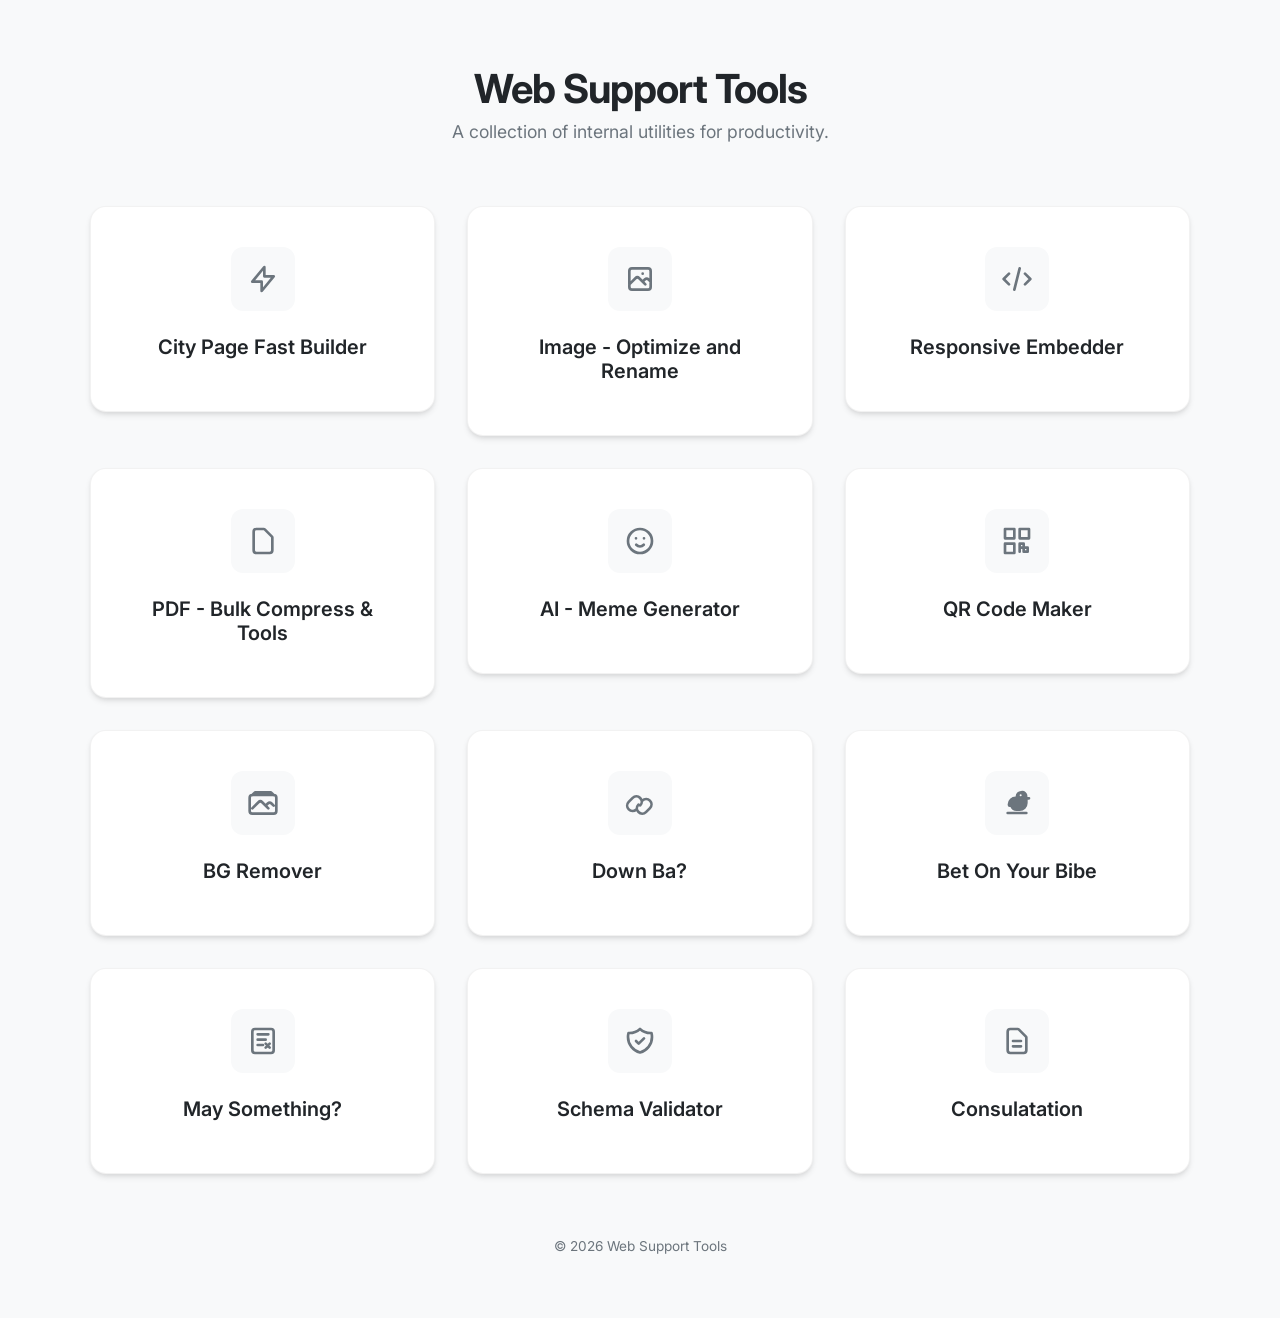
<file: index.html>
<!DOCTYPE html>
<html lang="en">
<head>
    <meta charset="UTF-8">
    <meta name="viewport" content="width=device-width, initial-scale=1.0">
    <title>Web Support Tools</title>
    <link rel="preconnect" href="https://fonts.googleapis.com">
    <link rel="preconnect" href="https://fonts.gstatic.com" crossorigin>
    <link href="https://fonts.googleapis.com/css2?family=Inter:wght@400;500;600;700&display=swap" rel="stylesheet">
    <style>
        :root {
            --bg-color: #f8f9fa;
            --card-bg: #ffffff;
            --text-primary: #212529;
            --text-secondary: #6c757d;
            --accent-color: #e9ecef;
            --border-radius: 16px;
            --transition: all 0.3s cubic-bezier(0.4, 0, 0.2, 1);
            --shadow: 0 4px 6px -1px rgba(0, 0, 0, 0.1), 0 2px 4px -1px rgba(0, 0, 0, 0.06);
            --shadow-hover: 0 10px 15px -3px rgba(0, 0, 0, 0.1), 0 4px 6px -2px rgba(0, 0, 0, 0.05);
        }

        * {
            margin: 0;
            padding: 0;
            box-sizing: border-box;
        }

        body {
            font-family: 'Inter', -apple-system, BlinkMacSystemFont, "Segoe UI", Roboto, sans-serif;
            background-color: var(--bg-color);
            color: var(--text-primary);
            min-height: 100vh;
            display: flex;
            flex-direction: column;
            align-items: center;
            padding: 4rem 2rem;
        }

        header {
            text-align: center;
            margin-bottom: 4rem;
        }

        h1 {
            font-size: 2.5rem;
            font-weight: 700;
            letter-spacing: -0.025em;
            margin-bottom: 0.5rem;
            color: var(--text-primary);
        }

        p.subtitle {
            color: var(--text-secondary);
            font-size: 1.1rem;
        }

        .tools-grid {
            display: grid;
            grid-template-columns: repeat(3, 1fr);
            align-items: start;
            gap: 2rem;
            width: 100%;
            max-width: 1100px;
        }

        .tool-card {
            background: var(--card-bg);
            border-radius: var(--border-radius);
            padding: 2.5rem;
            text-decoration: none;
            color: inherit;
            display: flex;
            flex-direction: column;
            align-items: center;
            text-align: center;
            box-shadow: var(--shadow);
            transition: var(--transition);
            border: 1px solid rgba(0, 0, 0, 0.05);
        }

        .tool-card:hover {
            transform: translateY(-8px);
            box-shadow: var(--shadow-hover);
            border-color: rgba(0, 0, 0, 0.1);
        }

        .icon-wrapper {
            width: 64px;
            height: 64px;
            background: var(--bg-color);
            border-radius: 12px;
            display: flex;
            align-items: center;
            justify-content: center;
            margin-bottom: 1.5rem;
            transition: var(--transition);
        }

        .tool-card:hover .icon-wrapper {
            background: var(--accent-color);
        }

        .icon-wrapper svg {
            width: 32px;
            height: 32px;
            color: var(--text-secondary);
        }

        h2 {
            font-size: 1.25rem;
            font-weight: 600;
            margin-bottom: 0.75rem;
        }

        .description {
            color: var(--text-secondary);
            font-size: 0.95rem;
            line-height: 1.5;
            max-height: 0;
            opacity: 0;
            overflow: hidden;
            transition: max-height 0.3s ease, opacity 0.2s ease, margin-top 0.3s ease;
        }

        .tool-card:hover .description {
            max-height: 200px;
            opacity: 1;
        }

        footer {
            margin-top: auto;
            padding-top: 4rem;
            color: var(--text-secondary);
            font-size: 0.85rem;
        }

        @media (max-width: 768px) {
            body {
                padding: 2rem 1rem;
            }
            h1 {
                font-size: 2rem;
            }
            .tools-grid {
                gap: 0.75rem;
            }
            .tool-card {
                padding: 1rem 0.5rem;
            }
            .tool-card h2 {
                font-size: 0.9rem;
            }
            .tool-card .description {
                font-size: 0.75rem;
                max-height: none;
                opacity: 1;
                display: -webkit-box;
                -webkit-line-clamp: 3;
                -webkit-box-orient: vertical;
                overflow: hidden;
            }
            .icon-wrapper {
                width: 40px;
                height: 40px;
                margin-bottom: 0.75rem;
            }
            .icon-wrapper svg {
                width: 20px;
                height: 20px;
            }
        }
    </style>
</head>
<body>

    <header>
        <h1>Web Support Tools</h1>
        <p class="subtitle">A collection of internal utilities for productivity.</p>
    </header>

    <main class="tools-grid">

        <a href="./citypagefastbuilder/" class="tool-card">
            <div class="icon-wrapper">
                <svg xmlns="http://www.w3.org/2000/svg" fill="none" viewBox="0 0 24 24" stroke="currentColor">
                    <path stroke-linecap="round" stroke-linejoin="round" stroke-width="2" d="M13 10V3L4 14h7v7l9-11h-7z" />
                </svg>
            </div>
            <h2>City Page Fast Builder</h2>
            <p class="description">Streamlined builder with shortcode imports and simplified layout templates.</p>
        </a>


        <a href="./optimizer/" class="tool-card">
            <div class="icon-wrapper">
                <svg xmlns="http://www.w3.org/2000/svg" fill="none" viewBox="0 0 24 24" stroke="currentColor">
                    <path stroke-linecap="round" stroke-linejoin="round" stroke-width="2" d="M4 16l4.586-4.586a2 2 0 012.828 0L16 16m-2-2l1.586-1.586a2 2 0 012.828 0L20 14m-6-6h.01M6 20h12a2 2 0 002-2V6a2 2 0 00-2-2H6a2 2 0 00-2 2v12a2 2 0 002 2z" />
                </svg>
            </div>
            <h2>Image - Optimize and Rename</h2>
            <p class="description">Compress, resize, and sanitize image filenames for web use.</p>
        </a>

        <a href="./embedder/" class="tool-card">
            <div class="icon-wrapper">
                <svg xmlns="http://www.w3.org/2000/svg" fill="none" viewBox="0 0 24 24" stroke="currentColor">
                    <path stroke-linecap="round" stroke-linejoin="round" stroke-width="2" d="M10 20l4-16m4 4l4 4-4 4M6 16l-4-4 4-4" />
                </svg>
            </div>
            <h2>Responsive Embedder</h2>
            <p class="description">Generate responsive &lt;iframe&gt; codes for YouTube, Vimeo, and Google Maps.</p>
        </a>

        <a href="./pdfcompressor/" class="tool-card">
            <div class="icon-wrapper">
                <svg xmlns="http://www.w3.org/2000/svg" fill="none" viewBox="0 0 24 24" stroke="currentColor">
                    <path stroke-linecap="round" stroke-linejoin="round" stroke-width="2" d="M7 21h10a2 2 0 002-2V9.414a1 1 0 00-.293-.707l-5.414-5.414A1 1 0 0012.586 3H7a2 2 0 00-2 2v14a2 2 0 002 2z" />
                </svg>
            </div>
            <h2>PDF - Bulk Compress & Tools</h2>
            <p class="description">Compress multiple PDFs, edit metadata, and extract cover images in one go. Export individual files or a ZIP archive.</p>
        </a>

        <a href="./memegen/" class="tool-card">
            <div class="icon-wrapper">
                <svg xmlns="http://www.w3.org/2000/svg" fill="none" viewBox="0 0 24 24" stroke="currentColor">
                    <path stroke-linecap="round" stroke-linejoin="round" stroke-width="2" d="M14.828 14.828a4 4 0 01-5.656 0M9 10h.01M15 10h.01M21 12a9 9 0 11-18 0 9 9 0 0118 0z" />
                </svg>
            </div>
            <h2>AI - Meme Generator</h2>
            <p class="description">Upload a photo and use Gemini AI to generate hilarious captions and memefy it.</p>
        </a>

        <a href="./qrcode/" class="tool-card">
            <div class="icon-wrapper">
                <svg xmlns="http://www.w3.org/2000/svg" fill="none" viewBox="0 0 24 24" stroke="currentColor">
                    <rect x="3" y="3" width="7" height="7" stroke-width="2" stroke-linecap="round" stroke-linejoin="round"/>
                    <rect x="14" y="3" width="7" height="7" stroke-width="2" stroke-linecap="round" stroke-linejoin="round"/>
                    <rect x="3" y="14" width="7" height="7" stroke-width="2" stroke-linecap="round" stroke-linejoin="round"/>
                    <path stroke-linecap="round" stroke-linejoin="round" stroke-width="2" d="M14 14h3v3h-3zM17 17h3v3h-3zM14 17v3"/>
                </svg>
            </div>
            <h2>QR Code Maker</h2>
            <p class="description">Generate QR codes from any URL with optional logo overlay. Export as PNG (1000×1000) or vector EPS.</p>
        </a>

        <a href="./bgremover/" class="tool-card">
            <div class="icon-wrapper">
                <svg xmlns="http://www.w3.org/2000/svg" fill="none" viewBox="0 0 24 24" stroke="currentColor">
                    <path stroke-linecap="round" stroke-linejoin="round" stroke-width="2" d="M4 16l4.586-4.586a2 2 0 012.828 0L16 16m-2-2l1.586-1.586a2 2 0 012.828 0L20 14M4 6h16M4 6a2 2 0 00-2 2v10a2 2 0 002 2h16a2 2 0 002-2V8a2 2 0 00-2-2M4 6l2-2h12l2 2" />
                </svg>
            </div>
            <h2>BG Remover</h2>
            <p class="description">Remove image backgrounds in your browser. No upload, no API — runs fully client-side.</p>
        </a>

        <a href="./linkchecker/" class="tool-card">
            <div class="icon-wrapper">
                <svg xmlns="http://www.w3.org/2000/svg" fill="none" viewBox="0 0 24 24" stroke="currentColor">
                    <path stroke-linecap="round" stroke-linejoin="round" stroke-width="2" d="M13.828 10.172a4 4 0 015.656 5.656l-3 3a4 4 0 01-5.656-5.656m-1.656 3.656a4 4 0 01-5.656-5.656l3-3a4 4 0 015.656 5.656" />
                </svg>
            </div>
            <h2>Down Ba?</h2>
            <p class="description">Check one URL or a list — get HTTP status for each. Crawl mode tests every link inside a page.</p>
        </a>

        <a href="./betonyourbibe/" class="tool-card">
            <div class="icon-wrapper">
                <svg xmlns="http://www.w3.org/2000/svg" viewBox="0 0 24 24" fill="currentColor">
                    <path d="M15 3a4 4 0 0 0-4 4v.2A6 6 0 0 0 5 13v.5a1.5 1.5 0 0 0 1.5 1.5h.6A5 5 0 0 0 12 18h2a6 6 0 0 0 6-6V9.5h1a1 1 0 1 0 0-2h-1.2A4 4 0 0 0 15 3Zm.5 3.25a.75.75 0 1 1-1.5 0 .75.75 0 0 1 1.5 0ZM4 19.5a1 1 0 0 1 1-1h14a1 1 0 1 1 0 2H5a1 1 0 0 1-1-1Z"/>
                </svg>
            </div>
            <h2>Bet On Your Bibe</h2>
            <p class="description">Drop names, start the duck race. Pick who to bet on with animated ducks racing to a random finish.</p>
        </a>

        <a href="./textcompare/" class="tool-card">
            <div class="icon-wrapper">
                <svg xmlns="http://www.w3.org/2000/svg" fill="none" viewBox="0 0 24 24" stroke="currentColor">
                    <path stroke-linecap="round" stroke-linejoin="round" stroke-width="2" d="M8 7h8m-8 4h6m-6 4h4M4 5a2 2 0 012-2h12a2 2 0 012 2v14a2 2 0 01-2 2H6a2 2 0 01-2-2V5z" />
                    <path stroke-linecap="round" stroke-linejoin="round" stroke-width="2" d="M14 14l3 3m0-3l-3 3" />
                </svg>
            </div>
            <h2>May Something?</h2>
            <p class="description">Compare two blocks of text or HTML side-by-side. Highlights what was added, removed, or changed.</p>
        </a>

        <a href="./schema/" class="tool-card">
            <div class="icon-wrapper">
                <svg xmlns="http://www.w3.org/2000/svg" fill="none" viewBox="0 0 24 24" stroke="currentColor">
                    <path stroke-linecap="round" stroke-linejoin="round" stroke-width="2" d="M9 12l2 2 4-4m5.618-4.016A11.955 11.955 0 0112 2.944a11.955 11.955 0 01-8.618 3.04A12.02 12.02 0 003 9c0 5.591 3.824 10.29 9 11.622 5.176-1.332 9-6.03 9-11.622 0-1.042-.133-2.052-.382-3.016z" />
                </svg>
            </div>
            <h2>Schema Validator</h2>
            <p class="description">Check a URL or pasted code for JSON-LD schemas. Surfaces errors, warnings, and duplicate types.</p>
        </a>

        <a href="./spellchecker/" class="tool-card">
            <div class="icon-wrapper">
                <svg xmlns="http://www.w3.org/2000/svg" fill="none" viewBox="0 0 24 24" stroke="currentColor">
                    <path stroke-linecap="round" stroke-linejoin="round" stroke-width="2" d="M9 12h6m-6 4h6m2 5H7a2 2 0 01-2-2V5a2 2 0 012-2h5.586a1 1 0 01.707.293l5.414 5.414a1 1 0 01.293.707V19a2 2 0 01-2 2z" />
                </svg>
            </div>
            <h2>Consulatation</h2>
            <p class="description">Advanced page spell checker. Scan one or multiple URLs for typos in all readable content and form fields.</p>
        </a>
    </main>

    <footer>
        &copy; 2026 Web Support Tools
    </footer>

</body>
</html>
</file>
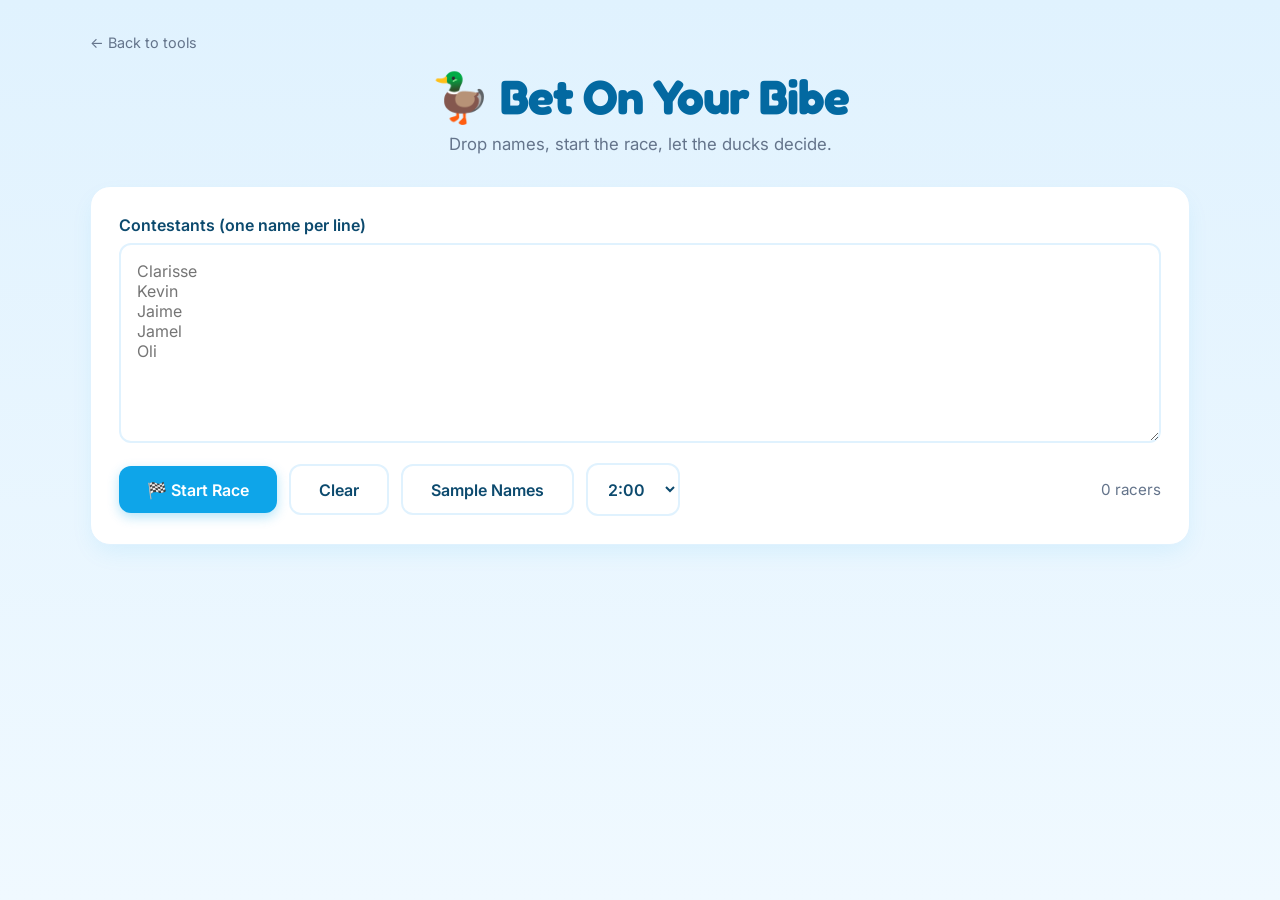
<file: betonyourbibe/index.html>
<!DOCTYPE html>
<html lang="en">
<head>
<meta charset="UTF-8">
<meta name="viewport" content="width=device-width, initial-scale=1.0">
<title>Bet On Your Bibe — Duck Race Randomizer</title>
<link rel="preconnect" href="https://fonts.googleapis.com">
<link rel="preconnect" href="https://fonts.gstatic.com" crossorigin>
<link href="https://fonts.googleapis.com/css2?family=Fredoka:wght@400;600;700&family=Inter:wght@400;500;600;700&display=swap" rel="stylesheet">
<style>
  :root {
    --bg: #f0f9ff;
    --card: #ffffff;
    --text: #0c4a6e;
    --muted: #64748b;
    --border: #e0f2fe;
    --accent: #0ea5e9;
    --accent-dark: #0369a1;
    --gold: #f59e0b;
    --water: #38bdf8;
    --water-dark: #0284c7;
  }
  * { box-sizing: border-box; margin: 0; padding: 0; }
  body {
    font-family: 'Inter', -apple-system, BlinkMacSystemFont, sans-serif;
    background: linear-gradient(180deg, #e0f2fe 0%, #f0f9ff 100%);
    color: var(--text);
    min-height: 100vh;
    padding: 2rem 1rem 4rem;
  }
  .container { max-width: 1100px; margin: 0 auto; }
  .back { display: inline-block; color: var(--muted); text-decoration: none; font-size: 0.9rem; margin-bottom: 1rem; }
  .back:hover { color: var(--text); }

  header { text-align: center; margin-bottom: 2rem; }
  h1 {
    font-family: 'Fredoka', sans-serif;
    font-size: 3rem;
    font-weight: 700;
    letter-spacing: -0.02em;
    color: var(--accent-dark);
  }
  h1 .duck { display: inline-block; animation: wobble 2s ease-in-out infinite; }
  @keyframes wobble {
    0%, 100% { transform: rotate(-5deg); }
    50% { transform: rotate(5deg); }
  }
  .subtitle { color: var(--muted); margin-top: 0.5rem; font-size: 1.05rem; }

  .card {
    background: var(--card);
    border: 1px solid var(--border);
    border-radius: 20px;
    padding: 1.75rem;
    box-shadow: 0 10px 25px -5px rgba(14, 165, 233, 0.1);
    margin-bottom: 1.5rem;
  }

  label { display: block; font-weight: 600; margin-bottom: 0.5rem; }
  textarea {
    width: 100%;
    padding: 1rem;
    border: 2px solid var(--border);
    border-radius: 12px;
    font-family: 'Inter', sans-serif;
    font-size: 1rem;
    background: #fff;
    color: var(--text);
    resize: vertical;
    min-height: 200px;
    transition: border-color 0.15s;
  }
  textarea:focus { outline: none; border-color: var(--accent); }

  .controls {
    display: flex;
    gap: 0.75rem;
    margin-top: 1rem;
    flex-wrap: wrap;
    align-items: center;
  }
  button {
    padding: 0.85rem 1.75rem;
    border-radius: 12px;
    cursor: pointer;
    font-family: inherit;
    font-weight: 600;
    font-size: 1rem;
    border: none;
    transition: all 0.15s;
  }
  button.primary {
    background: var(--accent);
    color: #fff;
    box-shadow: 0 4px 12px rgba(14, 165, 233, 0.3);
  }
  button.primary:hover:not(:disabled) {
    background: var(--accent-dark);
    transform: translateY(-2px);
    box-shadow: 0 6px 16px rgba(14, 165, 233, 0.4);
  }
  button.primary:disabled { opacity: 0.5; cursor: not-allowed; }
  button.secondary {
    background: #fff;
    color: var(--text);
    border: 2px solid var(--border);
  }
  button.secondary:hover { background: var(--bg); }
  .count { color: var(--muted); font-size: 0.95rem; margin-left: auto; }

  select {
    padding: 0.85rem 1rem;
    border: 2px solid var(--border);
    border-radius: 12px;
    font-family: inherit;
    font-size: 1rem;
    background: #fff;
    color: var(--text);
    font-weight: 600;
    cursor: pointer;
  }
  select:focus { outline: none; border-color: var(--accent); }

  /* Race track */
  .race-card {
    padding: 0;
    overflow: hidden;
    background: linear-gradient(180deg, #7dd3fc 0%, var(--water) 50%, var(--water-dark) 100%);
    position: relative;
  }
  .race-meta {
    display: flex;
    justify-content: space-between;
    align-items: center;
    padding: 0.6rem 1rem;
    background: rgba(3, 105, 161, 0.85);
    color: #fff;
    font-size: 0.9rem;
    font-weight: 600;
    backdrop-filter: blur(6px);
    z-index: 5;
    position: relative;
  }
  .race-meta .timer { font-family: 'Fredoka', sans-serif; font-size: 1.1rem; }
  .progress-bar {
    height: 4px;
    background: rgba(255,255,255,0.25);
    position: relative;
    overflow: hidden;
  }
  .progress-bar .fill {
    position: absolute;
    left: 0; top: 0; bottom: 0;
    background: linear-gradient(90deg, #fde047, #f59e0b);
    width: 0%;
    transition: width 0.2s linear;
  }
  .race-viewport {
    position: relative;
    overflow-x: auto;
    overflow-y: visible;
  }
  .race-viewport::-webkit-scrollbar { height: 10px; }
  .race-viewport::-webkit-scrollbar-track { background: rgba(0,0,0,0.15); }
  .race-viewport::-webkit-scrollbar-thumb { background: rgba(255,255,255,0.6); border-radius: 5px; }
  .race-viewport::-webkit-scrollbar-thumb:hover { background: rgba(255,255,255,0.85); }
  .race-track {
    position: relative;
    padding: 2.75rem 0 1rem;
    min-height: 200px;
    width: 100%;
  }
  .scenery {
    position: absolute;
    pointer-events: none;
    opacity: 0.55;
    font-size: 1.5rem;
    z-index: 0;
  }
  .scenery.cloud { top: -2px; font-size: 1.8rem; opacity: 0.85; }
  .distance-marker {
    position: absolute;
    top: 4px;
    color: rgba(255,255,255,0.85);
    font-size: 0.7rem;
    font-weight: 700;
    background: rgba(0,0,0,0.25);
    padding: 0.1rem 0.4rem;
    border-radius: 4px;
    z-index: 1;
  }
  .lane {
    position: relative;
    height: 56px;
    border-bottom: 2px dashed rgba(255, 255, 255, 0.3);
    overflow: visible;
  }
  .lane:last-child { border-bottom: none; }
  .duck-runner {
    position: absolute;
    left: 0;
    top: 50%;
    transform: translate(-50%, -50%);
    z-index: 3;
    will-change: left;
    text-align: center;
    pointer-events: none;
    width: 70px;
  }
  .duck-emoji {
    display: inline-block;
    font-size: 2.4rem;
    line-height: 1;
    filter: drop-shadow(0 4px 6px rgba(0,0,0,0.25));
    animation: bob 0.4s ease-in-out infinite;
    position: relative;
  }
  .duck-emoji img {
    width: 56px;
    height: 56px;
    object-fit: contain;
    display: block;
    pointer-events: none;
  }
  .duck-emoji img.halo {
    position: absolute;
    top: -22px;
    left: 50%;
    transform: translateX(-50%);
    width: 40px;
    height: 40px;
    filter: drop-shadow(0 0 6px #fde047);
  }
  @keyframes bob {
    0%, 100% { transform: translateY(0) rotate(-3deg); }
    50% { transform: translateY(-4px) rotate(3deg); }
  }
  .duck-runner.frozen .duck-emoji { animation: none; }
  .name-tag {
    position: absolute;
    right: 100%;
    top: 50%;
    transform: translateY(-50%);
    margin-right: 6px;
    background: rgba(0,0,0,0.75);
    color: #fff;
    font-size: 0.72rem;
    font-weight: 600;
    padding: 0.18rem 0.5rem;
    border-radius: 5px;
    white-space: nowrap;
    text-shadow: none;
    z-index: 6;
  }
  .effect-badge {
    position: absolute;
    bottom: 100%;
    left: 50%;
    transform: translateX(-50%);
    font-size: 1.3rem;
    margin-bottom: 2px;
    animation: float-up 0.4s ease-out;
    white-space: nowrap;
  }
  .effect-badge.text {
    font-size: 0.7rem;
    background: rgba(0,0,0,0.7);
    color: #fff;
    padding: 0.1rem 0.4rem;
    border-radius: 4px;
    font-weight: 700;
  }
  @keyframes float-up {
    from { transform: translateX(-50%) translateY(8px); opacity: 0; }
    to { transform: translateX(-50%) translateY(0); opacity: 1; }
  }
  .duck-runner.boost .duck-emoji { filter: drop-shadow(0 0 12px #fde047) drop-shadow(0 4px 6px rgba(0,0,0,0.25)); animation-duration: 0.18s; }
  .duck-runner.slow .duck-emoji { filter: drop-shadow(0 0 8px #6366f1) drop-shadow(0 4px 6px rgba(0,0,0,0.25)); animation-duration: 0.9s; opacity: 0.75; }
  .duck-runner.dead .duck-emoji { animation: none; filter: grayscale(1) drop-shadow(0 4px 6px rgba(0,0,0,0.25)); }
  .duck-runner.angel .duck-emoji { filter: drop-shadow(0 0 14px #fff) drop-shadow(0 0 8px #fde047); }

  .surprise-box {
    position: absolute;
    transform: translate(-50%, -50%);
    font-size: 1.9rem;
    z-index: 2;
    animation: boxBounce 0.5s ease-in-out infinite alternate;
    filter: drop-shadow(0 3px 5px rgba(0,0,0,0.4));
    pointer-events: none;
  }
  @keyframes boxBounce {
    from { transform: translate(-50%, -50%) scale(1) rotate(-5deg); }
    to { transform: translate(-50%, -55%) scale(1.12) rotate(5deg); }
  }
  .race-card.shake { animation: lolong-shake 0.18s ease-in-out infinite; }
  @keyframes lolong-shake {
    0%, 100% { transform: translateX(0) translateY(0); }
    25% { transform: translateX(-5px) translateY(2px); }
    50% { transform: translateX(5px) translateY(-2px); }
    75% { transform: translateX(-3px) translateY(1px); }
  }
  .surprise-box.popped { animation: popOut 0.4s forwards; }
  @keyframes popOut {
    0% { transform: translate(-50%, -50%) scale(1); opacity: 1; }
    50% { transform: translate(-50%, -100%) scale(1.6); opacity: 1; }
    100% { transform: translate(-50%, -120%) scale(0.5); opacity: 0; }
  }
  .finish-line {
    position: absolute;
    top: 0;
    bottom: 0;
    width: 10px;
    background: repeating-linear-gradient(
      0deg,
      #fff 0,
      #fff 10px,
      #000 10px,
      #000 20px
    );
    z-index: 2;
    border-radius: 4px;
    box-shadow: 0 0 20px rgba(255,255,255,0.4);
  }
  .finish-line::before {
    content: '🏁';
    position: absolute;
    top: -28px;
    left: 50%;
    transform: translateX(-50%);
    font-size: 1.5rem;
  }
  .ripple {
    position: absolute;
    bottom: 0;
    left: 0;
    width: 100%;
    height: 12px;
    background: linear-gradient(180deg, transparent 0%, rgba(255,255,255,0.2) 100%);
    pointer-events: none;
  }

  /* Winner banner */
  .winner-banner {
    text-align: center;
    padding: 2rem;
    background: linear-gradient(135deg, #fef3c7 0%, #fde68a 100%);
    border: 3px solid var(--gold);
    border-radius: 16px;
    margin-top: 1.5rem;
    animation: pop 0.5s cubic-bezier(0.34, 1.56, 0.64, 1);
  }
  @keyframes pop {
    0% { transform: scale(0.8); opacity: 0; }
    100% { transform: scale(1); opacity: 1; }
  }
  .winner-banner .crown { font-size: 3rem; display: block; margin-bottom: 0.5rem; animation: spin 1.5s ease-in-out infinite; }
  @keyframes spin { 0%, 100% { transform: rotate(-10deg) scale(1); } 50% { transform: rotate(10deg) scale(1.1); } }
  .winner-banner h2 { font-family: 'Fredoka', sans-serif; font-size: 1.4rem; color: #92400e; margin-bottom: 0.4rem; }
  .winner-banner .name { font-family: 'Fredoka', sans-serif; font-size: 2.4rem; font-weight: 700; color: #78350f; word-break: break-word; }

  .leaderboard { margin-top: 1rem; }
  .leaderboard h3 { font-size: 1rem; margin-bottom: 0.5rem; color: var(--muted); }
  .leaderboard ol { list-style: none; counter-reset: rank; }
  .leaderboard li {
    counter-increment: rank;
    padding: 0.5rem 0.75rem;
    border-bottom: 1px solid var(--border);
    display: flex;
    align-items: center;
    gap: 0.6rem;
  }
  .leaderboard li::before {
    content: counter(rank);
    font-weight: 700;
    width: 28px;
    height: 28px;
    border-radius: 50%;
    background: var(--bg);
    display: flex;
    align-items: center;
    justify-content: center;
    font-size: 0.85rem;
    color: var(--muted);
  }
  .leaderboard li:nth-child(1)::before { background: #fef3c7; color: #92400e; }
  .leaderboard li:nth-child(2)::before { background: #e5e7eb; color: #374151; }
  .leaderboard li:nth-child(3)::before { background: #fed7aa; color: #9a3412; }
  .leaderboard li::before { align-self: flex-start; margin-top: 0.1rem; flex-shrink: 0; }
  .standing-row { display: flex; flex-direction: column; gap: 0.35rem; flex: 1; min-width: 0; }
  .standing-name { font-weight: 600; }
  .event-list { display: flex; flex-wrap: wrap; gap: 0.35rem; }
  .event-pill {
    display: inline-flex;
    align-items: center;
    gap: 0.25rem;
    padding: 0.18rem 0.5rem;
    border-radius: 999px;
    background: var(--bg);
    border: 1px solid var(--border);
    font-size: 0.78rem;
    color: var(--text);
    font-weight: 500;
  }
  .event-pill strong { color: var(--accent-dark); font-weight: 700; }
  .event-pill.quiet { color: var(--muted); font-style: italic; }

  /* Confetti */
  .confetti-piece {
    position: fixed;
    top: -10px;
    width: 10px;
    height: 10px;
    pointer-events: none;
    z-index: 9999;
    animation: fall linear forwards;
  }
  @keyframes fall {
    to { transform: translateY(110vh) rotate(720deg); opacity: 0.6; }
  }

  @media (max-width: 600px) {
    h1 { font-size: 2rem; }
    .duck-runner { font-size: 2rem; }
    .lane { height: 48px; }
    .winner-banner .name { font-size: 1.6rem; }
  }
</style>
</head>
<body>
<div class="container">
  <a href="../" class="back">← Back to tools</a>
  <header>
    <h1><span class="duck">🦆</span> Bet On Your Bibe</h1>
    <p class="subtitle">Drop names, start the race, let the ducks decide.</p>
  </header>

  <div class="card">
    <label for="names">Contestants (one name per line)</label>
    <textarea id="names" placeholder="Clarisse&#10;Kevin&#10;Jaime&#10;Jamel&#10;Oli"></textarea>
    <div class="controls">
      <button class="primary" id="raceBtn">🏁 Start Race</button>
      <button class="secondary" id="clearBtn">Clear</button>
      <button class="secondary" id="sampleBtn">Sample Names</button>
      <select id="duration" title="Race duration">
        <option value="60">1:00</option>
        <option value="90">1:30</option>
        <option value="120" selected>2:00</option>
        <option value="150">2:30</option>
        <option value="180">3:00</option>
        <option value="210">3:30</option>
        <option value="240">4:00</option>
        <option value="270">4:30</option>
        <option value="300">5:00</option>
      </select>
      <span class="count" id="count">0 racers</span>
    </div>
  </div>

  <div class="card race-card" id="raceCard" style="display:none;">
    <div class="race-meta">
      <span>🏊 Race in progress…</span>
      <span class="timer" id="timer">0:00</span>
    </div>
    <div class="progress-bar"><div class="fill" id="progressFill"></div></div>
    <div class="race-viewport" id="viewport">
      <div class="race-track" id="track"></div>
    </div>
    <div class="ripple"></div>
  </div>

  <div id="resultsArea"></div>
</div>

<script>
const $ = id => document.getElementById(id);
const AVATARS = Array.from({ length: 33 }, (_, i) => `avatars/asset-${i + 1}.svg`);

function getNames() {
  return $('names').value
    .split(/\r?\n/)
    .map(s => s.trim())
    .filter(Boolean);
}

function updateCount() {
  const n = getNames().length;
  $('count').textContent = `${n} racer${n === 1 ? '' : 's'}`;
}

$('names').addEventListener('input', updateCount);

$('clearBtn').addEventListener('click', () => {
  $('names').value = '';
  $('raceCard').style.display = 'none';
  $('resultsArea').innerHTML = '';
  updateCount();
});

$('sampleBtn').addEventListener('click', () => {
  $('names').value = ['Clarisse', 'Kevin', 'Jaime', 'Jamel', 'Oli', 'Wilfred', 'Yna', 'Rey', 'Grace', 'Michael', 'Poll', 'Rean', 'Ralph', 'Tricia', 'CJ', 'Laira', 'Rafael'].join('\n');
  updateCount();
});

$('raceBtn').addEventListener('click', startRace);

function shuffle(arr) {
  const a = arr.slice();
  for (let i = a.length - 1; i > 0; i--) {
    const j = Math.floor(Math.random() * (i + 1));
    [a[i], a[j]] = [a[j], a[i]];
  }
  return a;
}

function escapeHtml(s) {
  return String(s).replace(/[&<>"']/g, c => ({ '&':'&amp;','<':'&lt;','>':'&gt;','"':'&quot;',"'":'&#39;' }[c]));
}

async function startRace() {
  const names = getNames();
  if (names.length < 2) {
    alert('Add at least 2 names to race!');
    return;
  }

  const totalDurationSec = parseInt($('duration').value, 10);
  const totalDurationMs = totalDurationSec * 1000;

  $('raceBtn').disabled = true;
  $('resultsArea').innerHTML = '';
  $('raceCard').style.display = '';
  $('progressFill').style.width = '0%';
  $('timer').textContent = '0:00';

  const viewport = $('viewport');
  const track = $('track');
  track.innerHTML = '';

  await new Promise(r => requestAnimationFrame(r));
  const viewportWidth = viewport.clientWidth;
  const trackLength = Math.max(viewportWidth * 3, viewportWidth + (totalDurationSec / 30) * 600);
  track.style.width = trackLength + 'px';
  const finishLineX = trackLength - 80;

  const finishLine = document.createElement('div');
  finishLine.className = 'finish-line';
  finishLine.style.left = finishLineX + 'px';
  track.appendChild(finishLine);

  // Distance markers + scenery
  const totalLanes = names.length;
  const trackHeight = totalLanes * 56;
  const cloudEmojis = ['☁️', '⛅', '☀️'];
  const sceneryEmojis = ['🪷', '🌿', '🪨', '🐟', '🦋'];
  const numMarkers = Math.max(4, Math.floor(trackLength / 400));
  for (let i = 1; i < numMarkers; i++) {
    const x = (trackLength / numMarkers) * i;
    const m = document.createElement('div');
    m.className = 'distance-marker';
    m.style.left = x + 'px';
    m.textContent = `${Math.round((i / numMarkers) * 100)}%`;
    track.appendChild(m);
  }
  const numScenery = Math.floor(trackLength / 120);
  for (let i = 0; i < numScenery; i++) {
    const s = document.createElement('div');
    const isCloud = Math.random() < 0.3;
    s.className = 'scenery' + (isCloud ? ' cloud' : '');
    s.style.left = (Math.random() * (trackLength - 40)) + 'px';
    if (isCloud) {
      s.textContent = cloudEmojis[Math.floor(Math.random() * cloudEmojis.length)];
    } else {
      s.style.top = (20 + Math.random() * (trackHeight - 30)) + 'px';
      s.textContent = sceneryEmojis[Math.floor(Math.random() * sceneryEmojis.length)];
    }
    track.appendChild(s);
  }

  // Build racers — base speed calibrated so an unaffected duck finishes near totalDurationMs
  const baseSpeed = finishLineX / totalDurationMs; // px per ms
  const racers = names.map((name, i) => ({
    name,
    lane: i,
    laneY: i * 56 + 44,
    position: 120,
    baseSpeed: baseSpeed * (0.92 + Math.random() * 0.16), // ±8% variance
    speedMul: 1,
    speedMulUntil: 0,
    pausedUntil: 0,
    deadUntil: 0,
    isAngel: false,
    finished: false,
    finishedAt: null,
    place: null,
    el: null,
    emojiEl: null,
    nameEl: null,
    badgeTimers: [],
    events: {}
  }));

  const EVENT_CAP = 2;
  function logEvent(racer, label) {
    racer.events[label] = (racer.events[label] || 0) + 1;
  }
  function canApply(racer, label) {
    return (racer.events[label] || 0) < EVENT_CAP;
  }

  // Shuffle avatars so each duck gets a unique one (cycle if more racers than avatars)
  const shuffledAvatars = shuffle(AVATARS);
  const laneEls = [];
  racers.forEach((r, i) => {
    r.avatar = shuffledAvatars[i % shuffledAvatars.length];
    const lane = document.createElement('div');
    lane.className = 'lane';
    const runner = document.createElement('div');
    runner.className = 'duck-runner';
    runner.dataset.lane = r.lane;
    runner.innerHTML = `<span class="name-tag">${escapeHtml(r.name)}</span><span class="duck-emoji"><img src="${r.avatar}" alt=""></span>`;
    runner.style.left = r.position + 'px';
    runner.style.zIndex = 100 - r.lane;
    lane.appendChild(runner);
    track.appendChild(lane);
    laneEls.push(lane);
    r.el = runner;
    r.emojiEl = runner.querySelector('.duck-emoji');
    r.nameEl = runner.querySelector('.name-tag');
  });

  await new Promise(r => requestAnimationFrame(r));

  const startTime = performance.now();
  let lastFrame = startTime;
  let placeCounter = 0;
  let raceDone = false;
  const boxes = []; // {id, lane, x, el}
  let nextBoxAt = startTime + 2000 + Math.random() * 2000; // first box ~2-4s in
  let nextEnvAt = startTime + 1500 + Math.random() * 2000; // first env event ~1.5-3.5s in
  let boxId = 0;
  // Global once-per-race events
  const tsunamiAt = startTime + (0.25 + Math.random() * 0.20) * totalDurationMs;
  let tsunamiDone = false;
  let heavensAt = null;
  let heavensDone = false;
  const bagyongAt = startTime + (0.55 + Math.random() * 0.25) * totalDurationMs;
  let bagyongDone = false;

  function showBadge(racer, html, type, ms = 1500) {
    const b = document.createElement('span');
    b.className = 'effect-badge' + (type === 'text' ? ' text' : '');
    b.innerHTML = html;
    racer.el.appendChild(b);
    const t = setTimeout(() => b.remove(), ms);
    racer.badgeTimers.push(t);
  }

  function spawnBox(now) {
    // Pick a random lane and an x ahead of slowest non-finished, behind finish line
    const alive = racers.filter(r => !r.finished);
    if (!alive.length) return;
    const minX = Math.min(...alive.map(r => r.position)) + 60;
    const maxX = finishLineX - 80;
    if (maxX - minX < 50) return;
    const lane = alive[Math.floor(Math.random() * alive.length)].lane;
    const x = minX + Math.random() * (maxX - minX);
    const el = document.createElement('div');
    el.className = 'surprise-box';
    el.style.left = x + 'px';
    el.style.top = (lane * 56 + 44) + 'px';
    el.textContent = '🎁';
    track.appendChild(el);
    boxes.push({ id: ++boxId, lane, x, el });
  }

  const BOX_EFFECTS = [
    { key: 'boost',      label: '⚡ Speed Boost' },
    { key: 'slow',       label: '🐌 Slow!' },
    { key: 'tp_back',    label: '⬅️ Teleport Back' },
    { key: 'tp_forward', label: '➡️ Teleport Forward' },
    { key: 'die',        label: '💀 St. Peter\'s Plan' }
  ];
  const ENV_EFFECTS = [
    { key: 'lightning', label: '⚡ Lightning Strike' },
    { key: 'poop',      label: '💩 Break! Tae lang.' }
  ];

  function applyBoxEffect(racer, now) {
    // Filter to effects this racer hasn't hit the cap on
    const allowed = BOX_EFFECTS.filter(e => canApply(racer, e.label));
    if (!allowed.length) {
      showBadge(racer, '🛡️ Immune', 'text', 1200);
      return;
    }
    const choice = allowed[Math.floor(Math.random() * allowed.length)];
    if (choice.key === 'boost') {
      racer.speedMul = 2.4;
      racer.speedMulUntil = now + 2800;
      racer.el.classList.add('boost');
      logEvent(racer, choice.label);
      showBadge(racer, choice.label, 'text', 2800);
      setTimeout(() => racer.el.classList.remove('boost'), 2800);
    } else if (choice.key === 'slow') {
      racer.speedMul = 0.35;
      racer.speedMulUntil = now + 3000;
      racer.el.classList.add('slow');
      logEvent(racer, choice.label);
      showBadge(racer, choice.label, 'text', 3000);
      setTimeout(() => racer.el.classList.remove('slow'), 3000);
    } else if (choice.key === 'tp_back') {
      // Teleport 2-3 "frames" (duck-widths, ~56px each)
      const frames = 2 + Math.floor(Math.random() * 2); // 2 or 3
      racer.position = Math.max(0, racer.position - frames * 56);
      logEvent(racer, choice.label);
      showBadge(racer, `⬅️ Teleport ${frames}!`, 'text', 1500);
    } else if (choice.key === 'tp_forward') {
      const frames = 2 + Math.floor(Math.random() * 2);
      racer.position = Math.min(finishLineX - 30, racer.position + frames * 56);
      logEvent(racer, choice.label);
      showBadge(racer, `➡️ Teleport ${frames}!`, 'text', 1500);
    } else if (choice.key === 'die') {
      racer.deadUntil = now + 5000;
      racer.el.classList.add('dead');
      racer.emojiEl.innerHTML = '🪦';
      logEvent(racer, choice.label);
      showBadge(racer, '💀 St. Peter\'s Plan Activate!', 'text', 5000);
      setTimeout(() => {
        if (racer.finished) return;
        racer.el.classList.remove('dead');
        racer.el.classList.add('angel');
        racer.emojiEl.innerHTML = `<img src="${racer.avatar}" alt=""><img src="status/angel.svg" alt="" class="halo">`;
        racer.emojiEl.style.position = 'relative';
        racer.isAngel = true;
        racer.deadUntil = 0;
        logEvent(racer, '✨ Revived');
        showBadge(racer, '✨ Revived!', 'text', 1800);
      }, 5000);
    }
  }

  function applyEnvEvent(now) {
    const alive = racers.filter(r => !r.finished && r.deadUntil <= now && r.pausedUntil <= now);
    if (!alive.length) return;
    const r = alive[Math.floor(Math.random() * alive.length)];
    const allowed = ENV_EFFECTS.filter(e => canApply(r, e.label));
    if (!allowed.length) return;
    const choice = allowed[Math.floor(Math.random() * allowed.length)];
    if (choice.key === 'lightning') {
      r.pausedUntil = now + 2000;
      r.el.classList.add('frozen');
      logEvent(r, choice.label);
      showBadge(r, choice.label, 'text', 2000);
      setTimeout(() => r.el.classList.remove('frozen'), 2000);
    } else {
      r.pausedUntil = now + 2000;
      r.el.classList.add('frozen');
      logEvent(r, choice.label);
      showBadge(r, choice.label, 'text', 2000);
      setTimeout(() => r.el.classList.remove('frozen'), 2000);
    }
  }

  function triggerTsunami(now) {
    for (const r of racers) {
      if (r.finished) continue;
      r.pausedUntil = Math.max(r.pausedUntil, now + 3000);
      r.el.classList.add('frozen');
      setTimeout(() => r.el.classList.remove('frozen'), 3000);
      logEvent(r, '🌊 Tsunami Attack');
      showBadge(r, '🌊 Tsunami Attack', 'text', 3000);
    }
  }

  function triggerBagyongLolong(now) {
    const racing = racers.filter(r => !r.finished);
    if (racing.length < 2) return;
    // Snapshot each racing duck's current (lane, x) — those slots will be redistributed
    const slots = racing.map(r => ({ lane: r.lane, x: r.position }));
    const shuffled = shuffle(slots);
    // Shake the whole race card for drama
    const card = document.getElementById('raceCard');
    card.classList.add('shake');
    setTimeout(() => card.classList.remove('shake'), 2200);
    racing.forEach((r, i) => {
      const slot = shuffled[i];
      // Reassign duck to a new lane and inherit that slot's x progress
      r.lane = slot.lane;
      r.laneY = slot.lane * 56 + 44;
      r.position = slot.x;
      r.el.dataset.lane = slot.lane;
      r.el.style.zIndex = 100 - slot.lane;
      r.el.style.left = r.position + 'px';
      // Move duck DOM into the new lane element
      laneEls[slot.lane].appendChild(r.el);
      r.pausedUntil = Math.max(r.pausedUntil, now + 2000);
      r.el.classList.add('frozen');
      setTimeout(() => r.el.classList.remove('frozen'), 2000);
      logEvent(r, '🌀 Bagyong Lolong!');
      showBadge(r, '🌀 Bagyong Lolong!', 'text', 2500);
    });
  }

  function triggerHeavensBlessing(now) {
    for (const r of racers) {
      if (r.finished) continue;
      // Random positive effect per duck
      const roll = Math.random();
      if (roll < 0.55) {
        r.speedMul = Math.max(r.speedMul, 2.0);
        r.speedMulUntil = Math.max(r.speedMulUntil, now + 2500);
        r.el.classList.add('boost');
        setTimeout(() => r.el.classList.remove('boost'), 2500);
      } else {
        r.position = Math.min(finishLineX - 30, r.position + 180 + Math.random() * 160);
      }
      logEvent(r, '🌟 Heaven\'s Blessing');
      showBadge(r, '🌟 Heaven\'s Blessing', 'text', 2500);
    }
  }

  function frame(now) {
    const dt = now - lastFrame;
    lastFrame = now;
    const elapsed = now - startTime;

    // Update timer + progress (based on leader vs finish line)
    const leaderX = Math.max(...racers.map(r => r.position));
    const pct = Math.min(100, (leaderX / finishLineX) * 100);
    $('progressFill').style.width = pct + '%';
    const sec = Math.floor(elapsed / 1000);
    $('timer').textContent = `${Math.floor(sec / 60)}:${(sec % 60).toString().padStart(2, '0')}`;

    // Global one-shot tsunami
    if (!tsunamiDone && !raceDone && now >= tsunamiAt) {
      triggerTsunami(now);
      tsunamiDone = true;
      heavensAt = now + 3500;
    }
    // Heaven's Blessing follows the tsunami once it's cleared
    if (heavensAt && !heavensDone && !raceDone && now >= heavensAt) {
      triggerHeavensBlessing(now);
      heavensDone = true;
    }
    // Global one-shot Bagyong Lolong — shuffle all racing positions
    if (!bagyongDone && !raceDone && now >= bagyongAt) {
      triggerBagyongLolong(now);
      bagyongDone = true;
    }

    // Spawn boxes frequently — scale with number of racers so everyone gets hit multiple times
    if (now >= nextBoxAt && !raceDone) {
      // Spawn 1-2 boxes at a time for variety, on different lanes
      const burst = Math.random() < 0.4 ? 2 : 1;
      for (let i = 0; i < burst; i++) spawnBox(now);
      const base = Math.max(1500, 4500 - racers.length * 150);
      nextBoxAt = now + base + Math.random() * 2500;
    }
    // Random env event frequently — independent per tick
    if (now >= nextEnvAt && !raceDone) {
      applyEnvEvent(now);
      // Sometimes fire a second one immediately on a different duck
      if (Math.random() < 0.3) applyEnvEvent(now);
      const base = Math.max(1200, 3500 - racers.length * 120);
      nextEnvAt = now + base + Math.random() * 2000;
    }

    // Move ducks
    for (const r of racers) {
      if (r.finished) continue;
      // Expire active speed multiplier
      if (r.speedMul !== 1 && now >= r.speedMulUntil) r.speedMul = 1;
      // Skip if paused or dead (not yet revived)
      if (now < r.pausedUntil) continue;
      if (now < r.deadUntil) continue;
      // Move
      const speed = r.baseSpeed * r.speedMul * (r.isAngel ? 1.1 : 1);
      r.position += speed * dt;
      if (r.position >= finishLineX) {
        r.position = finishLineX;
        r.finished = true;
        r.finishedAt = elapsed;
        r.place = placeCounter++;
      }
      r.el.style.left = r.position + 'px';
    }

    // Check box collisions
    for (let i = boxes.length - 1; i >= 0; i--) {
      const box = boxes[i];
      const r = racers.find(x => x.lane === box.lane && !x.finished);
      if (r && r.deadUntil <= now && r.position >= box.x) {
        box.el.classList.add('popped');
        setTimeout(() => box.el.remove(), 400);
        boxes.splice(i, 1);
        applyBoxEffect(r, now);
      }
    }

    // Auto-scroll only when leader is pushing the right edge of the viewport,
    // so users can scroll backward to watch laggards without being yanked.
    const leaderViewportX = leaderX - viewport.scrollLeft;
    if (leaderViewportX > viewportWidth * 0.7) {
      viewport.scrollLeft = leaderX - viewportWidth * 0.5;
    } else if (leaderViewportX < viewportWidth * 0.1 && leaderX > viewportWidth * 0.3) {
      // Leader scrolled out of view to the left — snap forward
      viewport.scrollLeft = leaderX - viewportWidth * 0.5;
    }

    if (racers.every(r => r.finished)) {
      raceDone = true;
      finishRace();
      return;
    }
    requestAnimationFrame(frame);
  }

  async function finishRace() {
    $('progressFill').style.width = '100%';
    viewport.scrollTo({ left: trackLength - viewportWidth, behavior: 'smooth' });
    await new Promise(r => setTimeout(r, 700));
    const ranking = racers.slice().sort((a, b) => a.place - b.place);
    showResults(ranking);
    $('raceBtn').disabled = false;
  }

  requestAnimationFrame(frame);
}

function showResults(ranking) {
  const winner = ranking[0];
  const area = $('resultsArea');

  const renderEvents = (events) => {
    const entries = Object.entries(events);
    if (!entries.length) {
      return '<span class="event-pill quiet">😶 Uneventful run</span>';
    }
    entries.sort((a, b) => b[1] - a[1]);
    return entries.map(([label, count]) =>
      `<span class="event-pill">${label}${count > 1 ? ` <strong>×${count}</strong>` : ''}</span>`
    ).join('');
  };

  area.innerHTML = `
    <div class="winner-banner">
      <span class="crown">👑</span>
      <h2>Bet on this Bibe!</h2>
      <div class="name">${escapeHtml(winner.name)}</div>
    </div>
    <div class="card leaderboard">
      <h3>Final standings</h3>
      <ol>
        ${ranking.map(r => `
          <li>
            <div class="standing-row">
              <div class="standing-name">${escapeHtml(r.name)}</div>
              <div class="event-list">${renderEvents(r.events)}</div>
            </div>
          </li>
        `).join('')}
      </ol>
    </div>
  `;
  fireConfetti();
}

function fireConfetti() {
  const colors = ['#f59e0b', '#0ea5e9', '#ef4444', '#22c55e', '#a855f7', '#ec4899'];
  for (let i = 0; i < 80; i++) {
    const piece = document.createElement('div');
    piece.className = 'confetti-piece';
    piece.style.left = Math.random() * 100 + 'vw';
    piece.style.background = colors[Math.floor(Math.random() * colors.length)];
    piece.style.animationDuration = (2 + Math.random() * 2) + 's';
    piece.style.animationDelay = (Math.random() * 0.5) + 's';
    piece.style.transform = `rotate(${Math.random() * 360}deg)`;
    if (Math.random() > 0.5) piece.style.borderRadius = '50%';
    document.body.appendChild(piece);
    setTimeout(() => piece.remove(), 5000);
  }
}

updateCount();
</script>
</body>
</html>
</file>
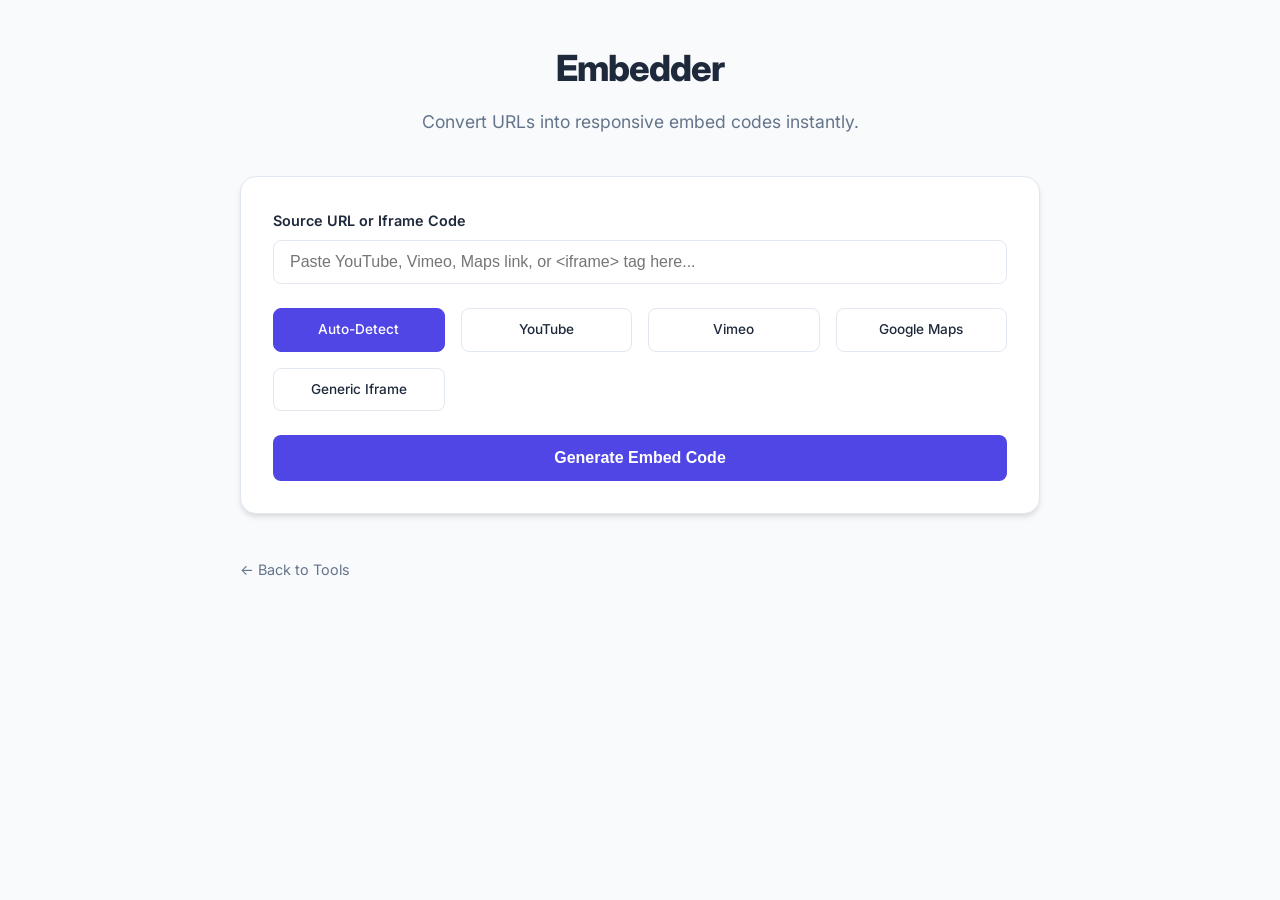
<file: embedder/index.html>
<!DOCTYPE html>
<html lang="en">
<head>
    <meta charset="UTF-8">
    <meta name="viewport" content="width=device-width, initial-scale=1.0">
    <title>Embedder - Responsive Code Generator</title>
    <link href="https://fonts.googleapis.com/css2?family=Inter:wght@400;500;600;700&display=swap" rel="stylesheet">
    <style>
        :root {
            --primary: #4f46e5;
            --primary-hover: #4338ca;
            --bg: #f8fafc;
            --card-bg: #ffffff;
            --text: #1e293b;
            --text-light: #64748b;
            --border: #e2e8f0;
        }

        * { box-sizing: border-box; margin: 0; padding: 0; }

        body {
            font-family: 'Inter', sans-serif;
            background-color: var(--bg);
            color: var(--text);
            line-height: 1.6;
            padding: 40px 20px;
        }

        .container {
            max-width: 800px;
            margin: 0 auto;
        }

        header {
            text-align: center;
            margin-bottom: 40px;
        }

        h1 {
            font-size: 2.25rem;
            font-weight: 800;
            margin-bottom: 10px;
            letter-spacing: -0.025em;
        }

        .subtitle {
            color: var(--text-light);
            font-size: 1.1rem;
        }

        .card {
            background: var(--card-bg);
            border-radius: 16px;
            padding: 32px;
            box-shadow: 0 4px 6px -1px rgba(0, 0, 0, 0.1), 0 2px 4px -1px rgba(0, 0, 0, 0.06);
            border: 1px solid var(--border);
            margin-bottom: 24px;
        }

        .form-group {
            margin-bottom: 24px;
        }

        label {
            display: block;
            font-weight: 600;
            margin-bottom: 8px;
            font-size: 0.9rem;
            color: var(--text);
        }

        input[type="text"] {
            width: 100%;
            padding: 12px 16px;
            border: 1px solid var(--border);
            border-radius: 8px;
            font-size: 1rem;
            transition: all 0.2s;
            outline: none;
        }

        input[type="text"]:focus {
            border-color: var(--primary);
            box-shadow: 0 0 0 3px rgba(79, 70, 229, 0.1);
        }

        .options-grid {
            display: grid;
            grid-template-columns: repeat(auto-fit, minmax(150px, 1fr));
            gap: 16px;
            margin-bottom: 24px;
        }

        .option-btn {
            padding: 10px;
            border: 1px solid var(--border);
            background: white;
            border-radius: 8px;
            cursor: pointer;
            font-size: 0.85rem;
            font-weight: 500;
            transition: all 0.2s;
            text-align: center;
        }

        .option-btn:hover {
            border-color: var(--primary);
            color: var(--primary);
        }

        .option-btn.active {
            background: var(--primary);
            color: white;
            border-color: var(--primary);
        }

        button.generate {
            width: 100%;
            background: var(--primary);
            color: white;
            border: none;
            padding: 14px;
            border-radius: 8px;
            font-size: 1rem;
            font-weight: 600;
            cursor: pointer;
            transition: background 0.2s;
        }

        button.generate:hover {
            background: var(--primary-hover);
        }

        .result-area {
            margin-top: 32px;
            display: none;
        }

        .result-header {
            display: flex;
            justify-content: space-between;
            align-items: center;
            margin-bottom: 12px;
        }

        textarea {
            width: 100%;
            height: 120px;
            padding: 16px;
            border: 1px solid var(--border);
            border-radius: 8px;
            font-family: monospace;
            font-size: 0.9rem;
            background: #f1f5f9;
            resize: none;
            margin-bottom: 16px;
        }

        .copy-btn {
            background: #1e293b;
            color: white;
            border: none;
            padding: 6px 12px;
            border-radius: 6px;
            font-size: 0.8rem;
            cursor: pointer;
        }

        .copy-btn:hover {
            background: #0f172a;
        }

        .preview-label {
            font-weight: 700;
            margin-bottom: 12px;
            display: block;
            text-transform: uppercase;
            font-size: 0.75rem;
            letter-spacing: 0.05em;
            color: var(--text-light);
        }

        .preview-container {
            border-radius: 8px;
            overflow: hidden;
            border: 1px solid var(--border);
            background: #eee;
        }

        /* Responsive Embed Wrapper for the Result */
        .responsive-embed-container {
            position: relative;
            padding-bottom: 56.25%; /* 16:9 */
            height: 0;
            overflow: hidden;
            max-width: 100%;
        }

        .responsive-embed-container iframe,
        .responsive-embed-container object,
        .responsive-embed-container embed {
            position: absolute;
            top: 0;
            left: 0;
            width: 100%;
            height: 100%;
            border: 0;
        }

        .back-link {
            display: inline-block;
            margin-top: 20px;
            color: var(--text-light);
            text-decoration: none;
            font-size: 0.9rem;
        }

        .back-link:hover {
            color: var(--primary);
        }
    </style>
</head>
<body>

<div class="container">
    <header>
        <h1>Embedder</h1>
        <p class="subtitle">Convert URLs into responsive embed codes instantly.</p>
    </header>

    <div class="card">
        <div class="form-group">
            <label for="url-input">Source URL or Iframe Code</label>
            <input type="text" id="url-input" placeholder="Paste YouTube, Vimeo, Maps link, or <iframe> tag here...">
        </div>

        <div class="options-grid">
            <div class="option-btn active" onclick="setType('auto')">Auto-Detect</div>
            <div class="option-btn" onclick="setType('youtube')">YouTube</div>
            <div class="option-btn" onclick="setType('vimeo')">Vimeo</div>
            <div class="option-btn" onclick="setType('maps')">Google Maps</div>
            <div class="option-btn" onclick="setType('iframe')">Generic Iframe</div>
        </div>

        <button class="generate" onclick="generateEmbed()">Generate Embed Code</button>

        <div id="result-area" class="result-area">
            <div class="result-header">
                <span class="preview-label">Generated Code</span>
                <button class="copy-btn" onclick="copyCode()">Copy Code</button>
            </div>
            <textarea id="output-code" readonly></textarea>

            <span class="preview-label">Live Preview</span>
            <div id="preview-box" class="preview-container">
                <!-- Preview will be injected here -->
            </div>
        </div>
    </div>

    <a href="../" class="back-link">&larr; Back to Tools</a>
</div>

<script>
    let selectedType = 'auto';

    function setType(type) {
        selectedType = type;
        document.querySelectorAll('.option-btn').forEach(btn => {
            btn.classList.remove('active');
            if (btn.innerText.toLowerCase().includes(type.toLowerCase())) {
                btn.classList.add('active');
            }
        });
        if (type === 'auto') document.querySelectorAll('.option-btn')[0].classList.add('active');
    }

    function generateEmbed() {
        const input = document.getElementById('url-input').value.trim();
        if (!input) return alert('Mangyaring maglagay ng URL o code, beh!');

        let embedUrl = '';
        let type = selectedType;

        // Auto-detect logic
        if (type === 'auto') {
            if (input.includes('youtube.com') || input.includes('youtu.be')) type = 'youtube';
            else if (input.includes('vimeo.com')) type = 'vimeo';
            else if (input.includes('google.com/maps') || input.includes('goo.gl/maps') || input.includes('<iframe')) type = 'iframe';
            else type = 'iframe';
        }

        let finalIframe = '';

        if (input.startsWith('<iframe')) {
            // Extract src from pasted iframe
            const srcMatch = input.match(/src="([^"]+)"/);
            if (srcMatch) embedUrl = srcMatch[1];
            else finalIframe = input; // Just use as is if no src found
        } else {
            if (type === 'youtube') {
                let videoId = '';
                if (input.includes('v=')) videoId = input.split('v=')[1].split('&')[0];
                else if (input.includes('youtu.be/')) videoId = input.split('youtu.be/')[1].split('?')[0];
                else if (input.includes('embed/')) videoId = input.split('embed/')[1].split('?')[0];
                
                embedUrl = `https://www.youtube.com/embed/${videoId}`;
            } else if (type === 'vimeo') {
                let videoId = input.split('/').pop().split('?')[0];
                embedUrl = `https://player.vimeo.com/video/${videoId}`;
            } else {
                embedUrl = input;
            }
        }

        if (!finalIframe) {
            finalIframe = `<iframe src="${embedUrl}" allowfullscreen></iframe>`;
        }

        // Wrap in responsive container
        const result = `<div class="responsive-embed-container">\n  ${finalIframe}\n</div>\n\n<style>\n.responsive-embed-container {\n  position: relative;\n  padding-bottom: 56.25%;\n  height: 0;\n  overflow: hidden;\n  max-width: 100%;\n}\n.responsive-embed-container iframe {\n  position: absolute;\n  top: 0;\n  left: 0;\n  width: 100%;\n  height: 100%;\n  border: 0;\n}\n</style>`;

        document.getElementById('output-code').value = result;
        document.getElementById('preview-box').innerHTML = result;
        document.getElementById('result-area').style.display = 'block';
    }

    function copyCode() {
        const textarea = document.getElementById('output-code');
        textarea.select();
        document.execCommand('copy');
        
        const btn = document.querySelector('.copy-btn');
        const originalText = btn.innerText;
        btn.innerText = 'Copied!';
        btn.style.background = '#10b981';
        
        setTimeout(() => {
            btn.innerText = originalText;
            btn.style.background = '#1e293b';
        }, 2000);
    }
</script>

</body>
</html>
</file>
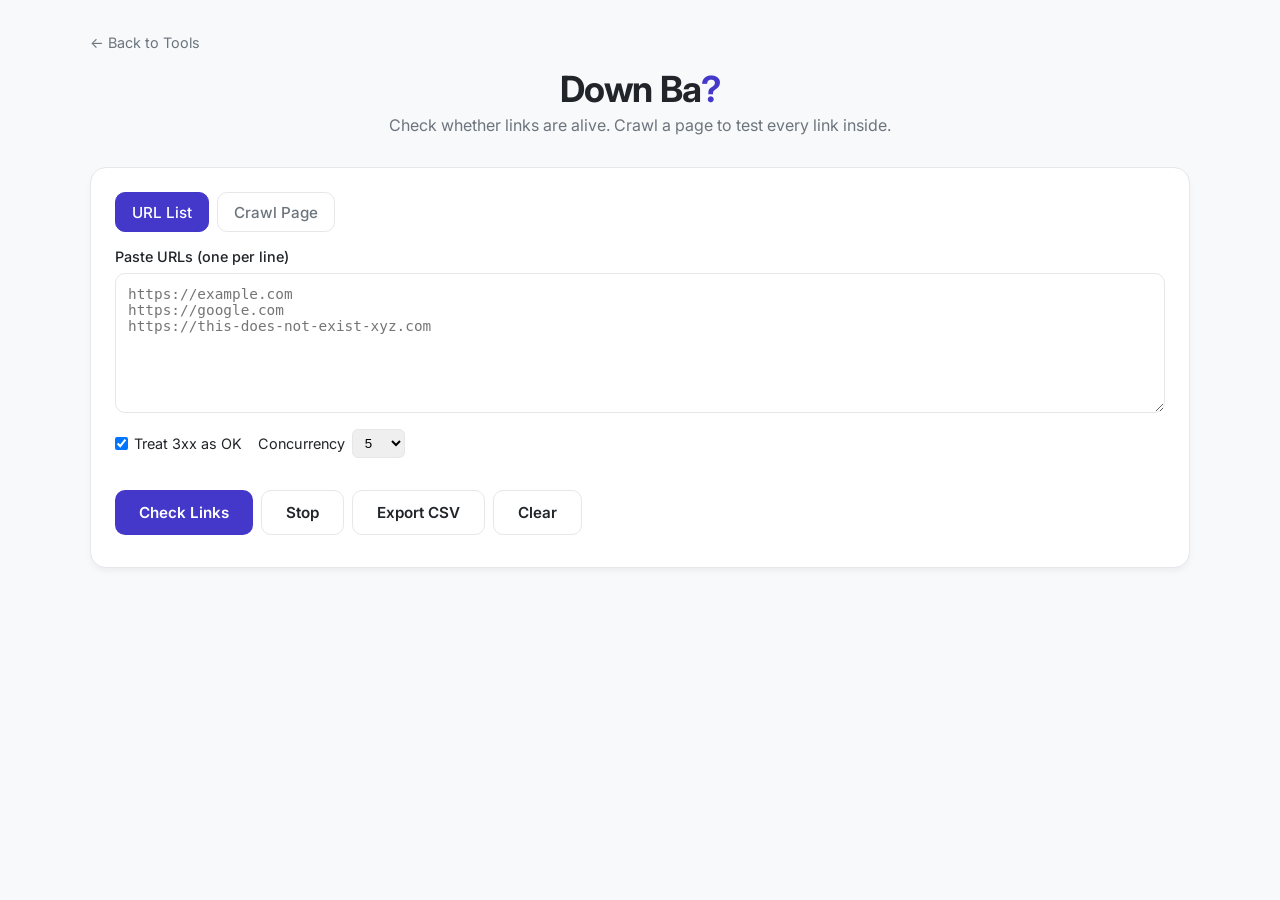
<file: linkchecker/index.html>
<!DOCTYPE html>
<html lang="en">
<head>
<meta charset="UTF-8">
<meta name="viewport" content="width=device-width, initial-scale=1.0">
<title>Down Ba? — Link Checker</title>
<link rel="preconnect" href="https://fonts.googleapis.com">
<link rel="preconnect" href="https://fonts.gstatic.com" crossorigin>
<link href="https://fonts.googleapis.com/css2?family=Inter:wght@400;500;600;700&display=swap" rel="stylesheet">
<style>
  :root {
    --bg: #f8f9fa;
    --card: #ffffff;
    --text: #212529;
    --muted: #6c757d;
    --border: #e5e7eb;
    --accent: #4338ca;
    --green: #16a34a;
    --red: #dc2626;
    --amber: #d97706;
    --blue: #2563eb;
  }
  * { box-sizing: border-box; margin: 0; padding: 0; }
  body {
    font-family: 'Inter', -apple-system, BlinkMacSystemFont, sans-serif;
    background: var(--bg);
    color: var(--text);
    min-height: 100vh;
    padding: 2rem 1rem 4rem;
  }
  .container { max-width: 1100px; margin: 0 auto; }
  header { text-align: center; margin-bottom: 2rem; }
  h1 { font-size: 2.25rem; font-weight: 700; letter-spacing: -0.025em; }
  h1 .q { color: var(--accent); }
  .subtitle { color: var(--muted); margin-top: 0.25rem; }
  .back { display: inline-block; color: var(--muted); text-decoration: none; font-size: 0.9rem; margin-bottom: 1rem; }
  .back:hover { color: var(--text); }

  .card {
    background: var(--card);
    border: 1px solid var(--border);
    border-radius: 16px;
    padding: 1.5rem;
    box-shadow: 0 4px 6px -1px rgba(0,0,0,0.05);
    margin-bottom: 1.5rem;
  }

  .tabs { display: flex; gap: 0.5rem; margin-bottom: 1rem; flex-wrap: wrap; }
  .tab {
    padding: 0.6rem 1rem;
    border: 1px solid var(--border);
    border-radius: 10px;
    background: #fff;
    cursor: pointer;
    font-size: 0.95rem;
    font-weight: 500;
    color: var(--muted);
    font-family: inherit;
    transition: all 0.15s;
  }
  .tab:hover { color: var(--text); }
  .tab.active { background: var(--accent); color: #fff; border-color: var(--accent); }

  label { display: block; font-size: 0.9rem; font-weight: 500; margin-bottom: 0.5rem; color: var(--text); }
  textarea, input[type=text] {
    width: 100%;
    padding: 0.75rem;
    border: 1px solid var(--border);
    border-radius: 10px;
    font-family: 'JetBrains Mono', ui-monospace, monospace;
    font-size: 0.9rem;
    background: #fff;
    color: var(--text);
    resize: vertical;
  }
  textarea { min-height: 140px; }
  textarea:focus, input:focus { outline: none; border-color: var(--accent); }

  .options {
    display: flex; gap: 1rem; flex-wrap: wrap; align-items: center;
    margin-top: 0.75rem; font-size: 0.9rem; color: var(--muted);
  }
  .options label { display: inline-flex; align-items: center; gap: 0.4rem; margin: 0; font-weight: 400; }

  .btn {
    background: var(--accent);
    color: #fff;
    border: none;
    padding: 0.75rem 1.5rem;
    border-radius: 10px;
    font-size: 0.95rem;
    font-weight: 600;
    cursor: pointer;
    margin-top: 1rem;
    font-family: inherit;
  }
  .btn:hover { background: #3730a3; }
  .btn:disabled { background: var(--muted); cursor: not-allowed; }
  .btn.secondary { background: #fff; color: var(--text); border: 1px solid var(--border); }
  .btn.secondary:hover { background: var(--bg); }

  .summary {
    display: flex; gap: 1.5rem; flex-wrap: wrap;
    padding: 1rem; background: var(--bg); border-radius: 10px;
    margin-bottom: 1rem; font-size: 0.95rem;
  }
  .summary .stat strong { display: block; font-size: 1.5rem; font-weight: 700; }
  .summary .stat { color: var(--muted); }
  .summary .stat.ok strong { color: var(--green); }
  .summary .stat.bad strong { color: var(--red); }
  .summary .stat.warn strong { color: var(--amber); }

  table { width: 100%; border-collapse: collapse; font-size: 0.9rem; }
  th, td {
    text-align: left; padding: 0.65rem 0.75rem;
    border-bottom: 1px solid var(--border);
    word-break: break-all;
  }
  th { font-weight: 600; color: var(--muted); font-size: 0.8rem; text-transform: uppercase; letter-spacing: 0.04em; }
  tr:hover td { background: #fafbfc; }

  .badge {
    display: inline-block; padding: 0.2rem 0.55rem; border-radius: 999px;
    font-size: 0.8rem; font-weight: 600; white-space: nowrap;
  }
  .badge.ok   { background: #dcfce7; color: var(--green); }
  .badge.bad  { background: #fee2e2; color: var(--red); }
  .badge.warn { background: #fef3c7; color: var(--amber); }
  .badge.info { background: #dbeafe; color: var(--blue); }
  .badge.muted { background: var(--bg); color: var(--muted); }

  .filter-bar { display: flex; gap: 0.5rem; flex-wrap: wrap; margin-bottom: 0.75rem; }
  .filter-bar .tab { padding: 0.4rem 0.8rem; font-size: 0.85rem; }

  .empty { color: var(--muted); padding: 2rem; text-align: center; }
  .progress { font-size: 0.9rem; color: var(--muted); margin-top: 0.5rem; }

  a.url { color: var(--blue); text-decoration: none; }
  a.url:hover { text-decoration: underline; }

  .small { font-size: 0.8rem; color: var(--muted); }
  .row-actions { display: flex; gap: 0.5rem; margin-top: 1rem; flex-wrap: wrap; }

  @media (max-width: 640px) {
    h1 { font-size: 1.75rem; }
    .card { padding: 1rem; }
    th:nth-child(3), td:nth-child(3) { display: none; }
  }
</style>
</head>
<body>
<div class="container">
  <a class="back" href="../">&larr; Back to Tools</a>
  <header>
    <h1>Down Ba<span class="q">?</span></h1>
    <p class="subtitle">Check whether links are alive. Crawl a page to test every link inside.</p>
  </header>

  <div class="card">
    <div class="tabs">
      <button class="tab active" data-mode="list">URL List</button>
      <button class="tab" data-mode="crawl">Crawl Page</button>
    </div>

    <div id="modeList">
      <label for="urlList">Paste URLs (one per line)</label>
      <textarea id="urlList" placeholder="https://example.com&#10;https://google.com&#10;https://this-does-not-exist-xyz.com"></textarea>
    </div>

    <div id="modeCrawl" style="display:none;">
      <label for="crawlUrl">Page URL to crawl</label>
      <input type="text" id="crawlUrl" placeholder="https://example.com">
      <div class="options">
        <label><input type="checkbox" id="onlyExternal"> Only external links</label>
        <label><input type="checkbox" id="includeImages"> Include images (src)</label>
      </div>
    </div>

    <div class="options">
      <label><input type="checkbox" id="followRedirects" checked> Treat 3xx as OK</label>
      <label>Concurrency
        <select id="concurrency" style="padding:0.3rem 0.5rem; border:1px solid var(--border); border-radius:6px;">
          <option value="3">3</option>
          <option value="5" selected>5</option>
          <option value="10">10</option>
        </select>
      </label>
    </div>

    <div class="row-actions">
      <button class="btn" id="runBtn">Check Links</button>
      <button class="btn secondary" id="stopBtn" disabled>Stop</button>
      <button class="btn secondary" id="exportBtn" disabled>Export CSV</button>
      <button class="btn secondary" id="clearBtn">Clear</button>
    </div>
    <div class="progress" id="progress"></div>
  </div>

  <div class="card" id="resultsCard" style="display:none;">
    <div class="summary" id="summary"></div>
    <div class="filter-bar" id="filterBar">
      <button class="tab active" data-filter="all">All</button>
      <button class="tab" data-filter="ok">OK</button>
      <button class="tab" data-filter="bad">Broken</button>
      <button class="tab" data-filter="warn">Warnings</button>
    </div>
    <div style="overflow-x:auto;">
      <table>
        <thead>
          <tr><th>#</th><th>URL</th><th>Status</th><th>Detail</th></tr>
        </thead>
        <tbody id="resultsBody"></tbody>
      </table>
    </div>
    <div class="empty" id="emptyState" style="display:none;">No results match this filter.</div>
  </div>
</div>

<script>
const PROXIES = [
  'https://corsproxy.io/?url=',
  'https://api.allorigins.win/raw?url=',
  'https://api.codetabs.com/v1/proxy?quest='
];

const $ = id => document.getElementById(id);
let mode = 'list';
let results = [];
let currentFilter = 'all';
let abortFlag = false;

document.querySelectorAll('.tabs .tab').forEach(t => {
  t.addEventListener('click', () => {
    document.querySelectorAll('.tabs .tab').forEach(x => x.classList.remove('active'));
    t.classList.add('active');
    mode = t.dataset.mode;
    $('modeList').style.display   = mode === 'list'  ? '' : 'none';
    $('modeCrawl').style.display  = mode === 'crawl' ? '' : 'none';
  });
});

document.querySelectorAll('#filterBar .tab').forEach(t => {
  t.addEventListener('click', () => {
    document.querySelectorAll('#filterBar .tab').forEach(x => x.classList.remove('active'));
    t.classList.add('active');
    currentFilter = t.dataset.filter;
    renderResults();
  });
});

$('runBtn').addEventListener('click', run);
$('stopBtn').addEventListener('click', () => { abortFlag = true; });
$('clearBtn').addEventListener('click', () => {
  $('urlList').value = '';
  $('crawlUrl').value = '';
  results = [];
  $('resultsCard').style.display = 'none';
  $('progress').textContent = '';
});
$('exportBtn').addEventListener('click', exportCsv);

function normalizeUrl(u) {
  u = (u || '').trim();
  if (!u) return '';
  if (!/^https?:\/\//i.test(u)) u = 'https://' + u;
  try { return new URL(u).href; } catch { return ''; }
}

async function run() {
  abortFlag = false;
  results = [];
  $('runBtn').disabled = true;
  $('stopBtn').disabled = false;
  $('exportBtn').disabled = true;
  $('resultsCard').style.display = 'none';

  let urls = [];
  try {
    if (mode === 'list') {
      urls = $('urlList').value.split(/\r?\n/).map(normalizeUrl).filter(Boolean);
    } else {
      const target = normalizeUrl($('crawlUrl').value);
      if (!target) throw new Error('Enter a valid URL to crawl.');
      $('progress').textContent = 'Fetching page…';
      urls = await extractLinksFrom(target, {
        onlyExternal: $('onlyExternal').checked,
        includeImages: $('includeImages').checked
      });
      if (!urls.length) throw new Error('No links found on that page.');
    }
  } catch (e) {
    $('progress').textContent = 'Error: ' + e.message;
    $('runBtn').disabled = false;
    $('stopBtn').disabled = true;
    return;
  }

  // Dedupe
  urls = Array.from(new Set(urls));

  results = urls.map(url => ({ url, status: null, label: 'Pending', detail: '' }));
  $('resultsCard').style.display = '';
  renderSummary();
  renderResults();

  const concurrency = parseInt($('concurrency').value, 10) || 5;
  let done = 0;
  const total = urls.length;

  async function worker() {
    while (!abortFlag) {
      const idx = results.findIndex(r => r.label === 'Pending');
      if (idx === -1) return;
      results[idx].label = 'Checking…';
      const r = await checkUrl(results[idx].url);
      results[idx] = { url: results[idx].url, ...r };
      done++;
      $('progress').textContent = `Checked ${done} / ${total}`;
      renderSummary();
      renderResults();
    }
  }

  const workers = Array.from({ length: Math.min(concurrency, urls.length) }, worker);
  await Promise.all(workers);

  $('runBtn').disabled = false;
  $('stopBtn').disabled = true;
  $('exportBtn').disabled = results.length === 0;
  $('progress').textContent = abortFlag ? `Stopped at ${done} / ${total}` : `Done. Checked ${done} / ${total}.`;
}

async function extractLinksFrom(pageUrl, opts) {
  const html = await fetchHtml(pageUrl);
  const doc = new DOMParser().parseFromString(html, 'text/html');
  const base = new URL(pageUrl);
  const out = [];
  const push = (val) => {
    if (!val) return;
    try {
      const abs = new URL(val, base).href;
      if (!/^https?:/i.test(abs)) return;
      if (opts.onlyExternal && new URL(abs).host === base.host) return;
      out.push(abs);
    } catch {}
  };
  doc.querySelectorAll('a[href]').forEach(a => push(a.getAttribute('href')));
  if (opts.includeImages) {
    doc.querySelectorAll('img[src]').forEach(img => push(img.getAttribute('src')));
  }
  return out;
}

async function fetchHtml(url) {
  let lastErr;
  for (const p of PROXIES) {
    try {
      const res = await fetch(p + encodeURIComponent(url));
      if (res.ok) return await res.text();
      lastErr = `Proxy ${p} returned ${res.status}`;
    } catch (e) { lastErr = e.message; }
  }
  throw new Error(lastErr || 'Failed to fetch page');
}

async function checkUrl(url) {
  const followRedirects = $('followRedirects').checked;
  for (const p of PROXIES) {
    try {
      const res = await fetch(p + encodeURIComponent(url), { method: 'GET' });
      const status = res.status;
      const ok = status >= 200 && status < 300;
      const redir = status >= 300 && status < 400;
      if (ok || (redir && followRedirects)) {
        return { status, label: classify(status), detail: res.statusText || '' };
      }
      // Some proxies wrap upstream errors in their own status. If it's 5xx from proxy,
      // try the next one before giving up.
      if (status >= 500) continue;
      return { status, label: classify(status), detail: res.statusText || '' };
    } catch (e) {
      // try next proxy
    }
  }
  return { status: 0, label: 'Error', detail: 'Unreachable / blocked' };
}

function classify(status) {
  if (status >= 200 && status < 300) return 'OK';
  if (status >= 300 && status < 400) return 'Redirect';
  if (status === 401 || status === 403) return 'Forbidden';
  if (status === 404 || status === 410) return 'Not Found';
  if (status === 429) return 'Rate Limited';
  if (status >= 400 && status < 500) return 'Client Error';
  if (status >= 500) return 'Server Error';
  return 'Error';
}

function severityOf(r) {
  const s = r.status;
  if (r.label === 'Pending' || r.label === 'Checking…') return 'pending';
  if (s >= 200 && s < 300) return 'ok';
  if (s >= 300 && s < 400) return $('followRedirects').checked ? 'ok' : 'warn';
  if (s === 0) return 'bad';
  return 'bad';
}

function renderSummary() {
  let ok = 0, bad = 0, warn = 0, pending = 0;
  results.forEach(r => {
    const sev = severityOf(r);
    if (sev === 'ok') ok++;
    else if (sev === 'bad') bad++;
    else if (sev === 'warn') warn++;
    else pending++;
  });
  $('summary').innerHTML = `
    <div class="stat"><strong>${results.length}</strong>Total</div>
    <div class="stat ok"><strong>${ok}</strong>OK</div>
    <div class="stat bad"><strong>${bad}</strong>Broken</div>
    <div class="stat warn"><strong>${warn}</strong>Warnings</div>
    ${pending ? `<div class="stat"><strong>${pending}</strong>Pending</div>` : ''}
  `;
}

function renderResults() {
  const body = $('resultsBody');
  body.innerHTML = '';
  let shown = 0;
  results.forEach((r, i) => {
    const sev = severityOf(r);
    if (currentFilter !== 'all' && currentFilter !== sev) return;
    shown++;
    const tr = document.createElement('tr');
    const badgeClass = sev === 'ok' ? 'ok' : sev === 'bad' ? 'bad' : sev === 'warn' ? 'warn' : 'muted';
    const statusText = r.status ? `${r.status} ${r.label}` : r.label;
    tr.innerHTML = `
      <td>${i + 1}</td>
      <td><a class="url" href="${escapeHtml(r.url)}" target="_blank" rel="noopener">${escapeHtml(r.url)}</a></td>
      <td><span class="badge ${badgeClass}">${escapeHtml(statusText)}</span></td>
      <td class="small">${escapeHtml(r.detail || '')}</td>
    `;
    body.appendChild(tr);
  });
  $('emptyState').style.display = shown === 0 && results.length ? '' : 'none';
}

function escapeHtml(s) {
  return String(s).replace(/[&<>"']/g, c => ({'&':'&amp;','<':'&lt;','>':'&gt;','"':'&quot;',"'":'&#39;'}[c]));
}

function exportCsv() {
  const rows = [['URL', 'Status', 'Label', 'Detail']];
  results.forEach(r => rows.push([r.url, r.status || '', r.label, r.detail || '']));
  const csv = rows.map(row => row.map(cell => `"${String(cell).replace(/"/g, '""')}"`).join(',')).join('\n');
  const blob = new Blob([csv], { type: 'text/csv' });
  const url = URL.createObjectURL(blob);
  const a = document.createElement('a');
  a.href = url;
  a.download = 'down-ba-results.csv';
  a.click();
  URL.revokeObjectURL(url);
}
</script>
</body>
</html>
</file>
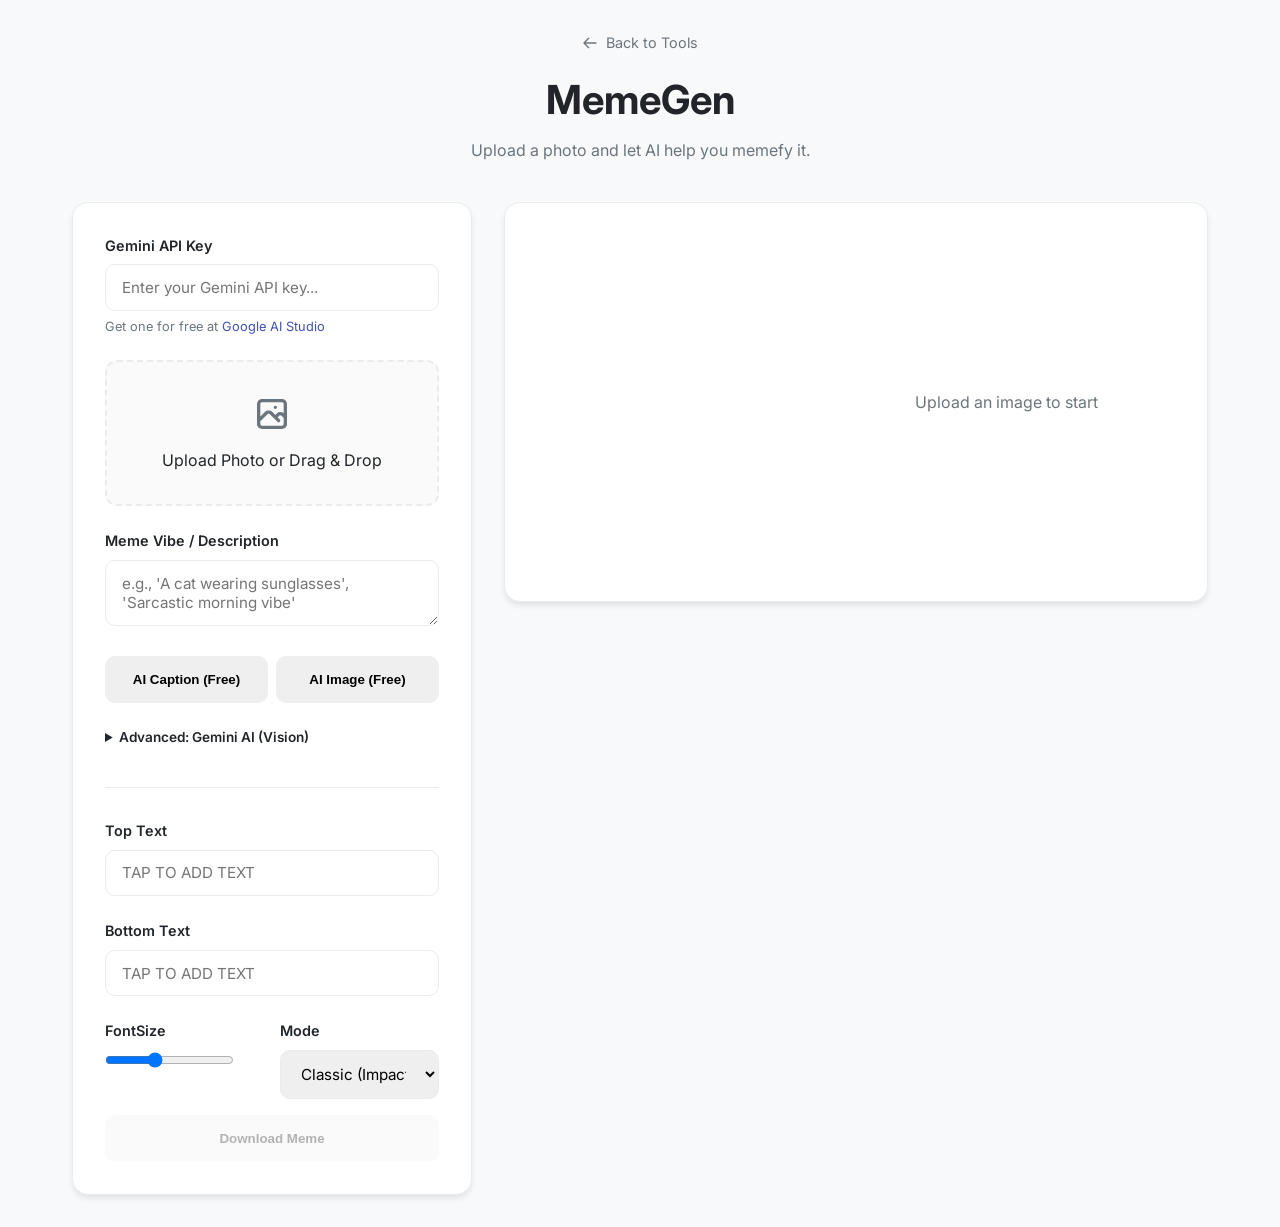
<file: memegen/index.html>
<!DOCTYPE html>
<html lang="en">
<head>
    <meta charset="UTF-8">
    <meta name="viewport" content="width=device-width, initial-scale=1.0">
    <title>MemeGen - AI Meme Generator</title>
    <link rel="preconnect" href="https://fonts.googleapis.com">
    <link rel="preconnect" href="https://fonts.gstatic.com" crossorigin>
    <link href="https://fonts.googleapis.com/css2?family=Inter:wght@400;500;600;700&display=swap" rel="stylesheet">
    <link rel="stylesheet" href="style.css">
    <!-- Google Generative AI SDK -->
    <script type="importmap">
      {
        "imports": {
          "@google/generative-ai": "https://esm.run/@google/generative-ai"
        }
      }
    </script>
</head>
<body>
    <div class="container">
        <header>
            <a href="../index.html" class="back-link">
                <svg xmlns="http://www.w3.org/2000/svg" fill="none" viewBox="0 0 24 24" stroke="currentColor">
                    <path stroke-linecap="round" stroke-linejoin="round" stroke-width="2" d="M10 19l-7-7m0 0l7-7m-7 7h18" />
                </svg>
                Back to Tools
            </a>
            <h1>MemeGen</h1>
            <p class="subtitle">Upload a photo and let AI help you memefy it.</p>
        </header>

        <main class="app-grid">
            <!-- Left Panel: Controls -->
            <section class="controls-panel">
                <div class="card">
                    <div class="input-group">
                        <label for="apiKey">Gemini API Key</label>
                        <input type="password" id="apiKey" placeholder="Enter your Gemini API key...">
                        <small>Get one for free at <a href="https://aistudio.google.com/app/apikey" target="_blank">Google AI Studio</a></small>
                    </div>

                    <div class="drop-zone" id="dropZone">
                        <input type="file" id="fileInput" accept="image/*" hidden>
                        <svg xmlns="http://www.w3.org/2000/svg" fill="none" viewBox="0 0 24 24" stroke="currentColor">
                            <path stroke-linecap="round" stroke-linejoin="round" stroke-width="2" d="M4 16l4.586-4.586a2 2 0 012.828 0L16 16m-2-2l1.586-1.586a2 2 0 012.828 0L20 14m-6-6h.01M6 20h12a2 2 0 002-2V6a2 2 0 00-2-2H6a2 2 0 00-2 2v12a2 2 0 002 2z" />
                        </svg>
                        <p>Upload Photo or Drag & Drop</p>
                    </div>

                    <div class="input-group">
                        <label for="aiPrompt">Meme Vibe / Description</label>
                        <textarea id="aiPrompt" rows="2" placeholder="e.g., 'A cat wearing sunglasses', 'Sarcastic morning vibe'"></textarea>
                        <div class="button-row">
                            <button id="generateTextBtn" class="secondary-btn">AI Caption (Free)</button>
                            <button id="generateImgBtn" class="secondary-btn">AI Image (Free)</button>
                        </div>
                    </div>

                    <div id="aiCaptionsList" class="captions-list hidden">
                        <!-- AI captions will appear here -->
                    </div>

                    <details class="advanced-settings">
                        <summary>Advanced: Gemini AI (Vision)</summary>
                        <div class="input-group">
                            <label for="apiKey">Gemini API Key</label>
                            <input type="password" id="apiKey" placeholder="Enter key for Vision analysis...">
                            <button id="geminiBtn" class="primary-btn">
                                Gemini AI (Requires Key)
                            </button>
                        </div>
                    </details>

                    <hr>

                    <div class="manual-controls">
                        <div class="input-group">
                            <label for="topText">Top Text</label>
                            <input type="text" id="topText" placeholder="TAP TO ADD TEXT">
                        </div>
                        <div class="input-group">
                            <label for="bottomText">Bottom Text</label>
                            <input type="text" id="bottomText" placeholder="TAP TO ADD TEXT">
                        </div>
                        
                        <div class="style-controls">
                            <div class="input-row">
                                <label>FontSize</label>
                                <input type="range" id="fontSize" min="20" max="100" value="50">
                            </div>
                            <div class="input-row">
                                <label>Mode</label>
                                <select id="textStyle">
                                    <option value="classic">Classic (Impact)</option>
                                    <option value="modern">Modern (Clean)</option>
                                </select>
                            </div>
                        </div>
                    </div>

                    <button id="downloadBtn" class="secondary-btn" disabled>
                        Download Meme
                    </button>
                </div>
            </section>

            <!-- Right Panel: Preview -->
            <section class="preview-panel">
                <div class="canvas-container">
                    <canvas id="memeCanvas"></canvas>
                    <div id="placeholder" class="placeholder-msg">
                        <p>Upload an image to start</p>
                    </div>
                </div>
            </section>
        </main>
    </div>

    <script type="module" src="script.js"></script>
</body>
</html>
</file>
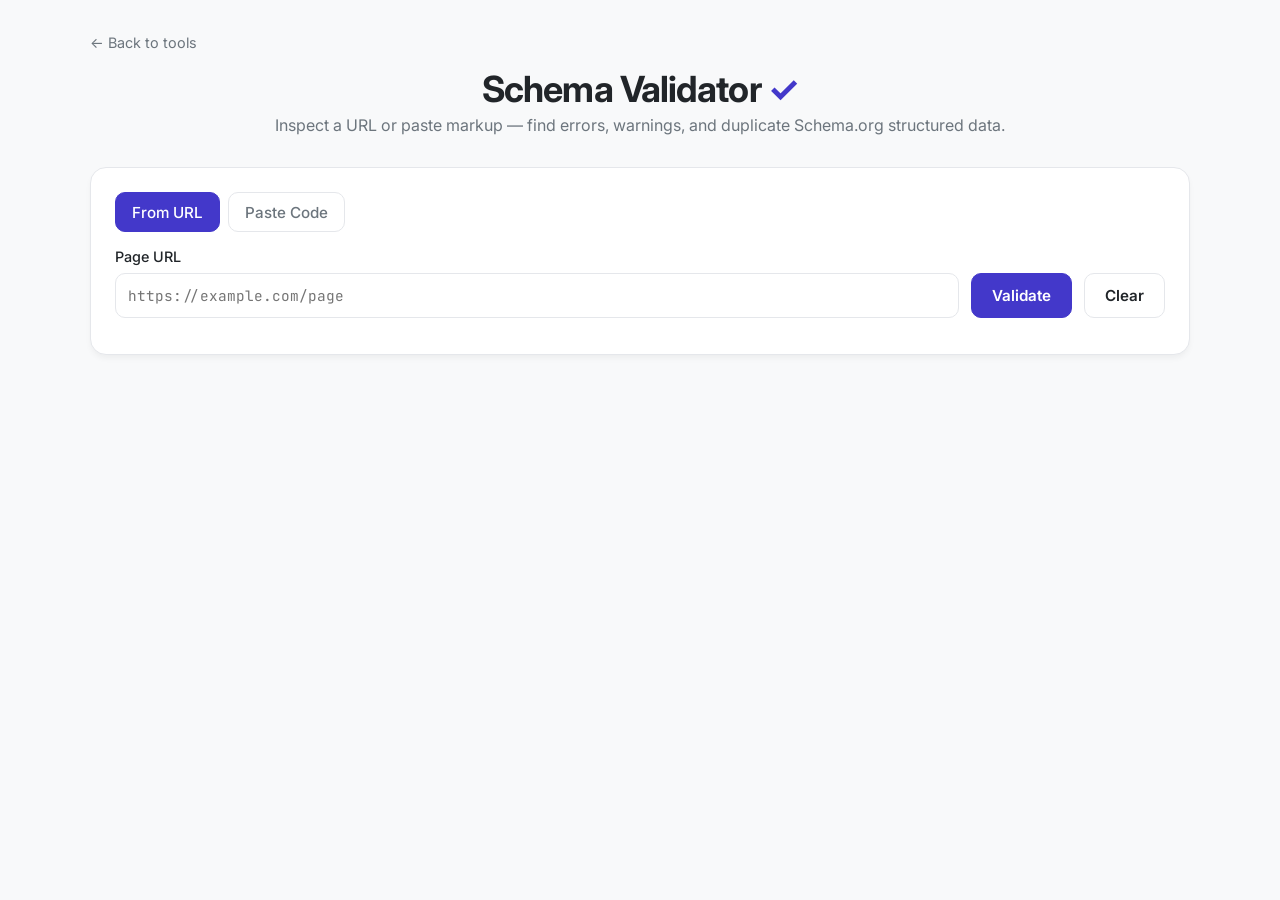
<file: schema/index.html>
<!DOCTYPE html>
<html lang="en">
<head>
<meta charset="UTF-8">
<meta name="viewport" content="width=device-width, initial-scale=1.0">
<title>Schema Validator</title>
<link rel="preconnect" href="https://fonts.googleapis.com">
<link rel="preconnect" href="https://fonts.gstatic.com" crossorigin>
<link href="https://fonts.googleapis.com/css2?family=Inter:wght@400;500;600;700&family=JetBrains+Mono:wght@400;500&display=swap" rel="stylesheet">
<style>
  :root {
    --bg: #f8f9fa;
    --card: #ffffff;
    --text: #212529;
    --muted: #6c757d;
    --border: #e5e7eb;
    --accent: #4338ca;
    --green: #16a34a;
    --red: #dc2626;
    --amber: #d97706;
    --blue: #2563eb;
    --purple: #7c3aed;
  }
  * { box-sizing: border-box; margin: 0; padding: 0; }
  body {
    font-family: 'Inter', -apple-system, BlinkMacSystemFont, sans-serif;
    background: var(--bg);
    color: var(--text);
    min-height: 100vh;
    padding: 2rem 1rem 4rem;
  }
  .container { max-width: 1100px; margin: 0 auto; }
  header { text-align: center; margin-bottom: 2rem; }
  h1 { font-size: 2.25rem; font-weight: 700; letter-spacing: -0.025em; }
  h1 .q { color: var(--accent); }
  .subtitle { color: var(--muted); margin-top: 0.25rem; }
  .back { display: inline-block; color: var(--muted); text-decoration: none; font-size: 0.9rem; margin-bottom: 1rem; }
  .back:hover { color: var(--text); }

  .card {
    background: var(--card);
    border: 1px solid var(--border);
    border-radius: 16px;
    padding: 1.5rem;
    box-shadow: 0 4px 6px -1px rgba(0,0,0,0.05);
    margin-bottom: 1.5rem;
  }

  label { display: block; font-size: 0.9rem; font-weight: 500; margin-bottom: 0.5rem; }
  textarea, input[type=text] {
    width: 100%;
    padding: 0.75rem;
    border: 1px solid var(--border);
    border-radius: 10px;
    font-family: 'JetBrains Mono', ui-monospace, monospace;
    font-size: 0.9rem;
    background: #fff;
    color: var(--text);
    resize: vertical;
  }
  textarea { min-height: 220px; }
  input:focus, textarea:focus { outline: none; border-color: var(--accent); }

  .tabs { display: flex; gap: 0.5rem; margin-bottom: 1rem; flex-wrap: wrap; }
  .tab {
    padding: 0.6rem 1rem;
    border: 1px solid var(--border);
    border-radius: 10px;
    background: #fff;
    cursor: pointer;
    font-size: 0.95rem;
    font-weight: 500;
    color: var(--muted);
    font-family: inherit;
    transition: all 0.15s;
  }
  .tab:hover { color: var(--text); }
  .tab.active { background: var(--accent); color: #fff; border-color: var(--accent); }

  .row { display: flex; gap: 0.75rem; align-items: flex-start; flex-wrap: wrap; }
  .row > input[type=text] { flex: 1; min-width: 240px; }

  button.primary, button.secondary {
    padding: 0.75rem 1.25rem;
    border: 1px solid var(--accent);
    border-radius: 10px;
    cursor: pointer;
    font-family: inherit;
    font-weight: 600;
    font-size: 0.95rem;
    transition: all 0.15s;
  }
  button.primary { background: var(--accent); color: #fff; }
  button.primary:hover:not(:disabled) { background: #3730a3; }
  button.primary:disabled { opacity: 0.5; cursor: not-allowed; }
  button.secondary { background: #fff; color: var(--text); border-color: var(--border); }
  button.secondary:hover { background: var(--bg); }

  .progress { margin-top: 0.75rem; color: var(--muted); font-size: 0.9rem; }

  .summary { display: flex; gap: 0.75rem; flex-wrap: wrap; margin-bottom: 1rem; }
  .pill {
    padding: 0.35rem 0.7rem;
    border-radius: 999px;
    font-size: 0.85rem;
    font-weight: 600;
    border: 1px solid var(--border);
    background: #fff;
  }
  .pill.green { color: var(--green); border-color: #bbf7d0; background: #f0fdf4; }
  .pill.red { color: var(--red); border-color: #fecaca; background: #fef2f2; }
  .pill.amber { color: var(--amber); border-color: #fde68a; background: #fffbeb; }
  .pill.blue { color: var(--blue); border-color: #bfdbfe; background: #eff6ff; }
  .pill.purple { color: var(--purple); border-color: #ddd6fe; background: #f5f3ff; }

  .schema-block {
    border: 1px solid var(--border);
    border-radius: 12px;
    margin-bottom: 1rem;
    overflow: hidden;
    background: #fff;
  }
  .schema-head {
    padding: 1rem 1.25rem;
    border-bottom: 1px solid var(--border);
    display: flex;
    justify-content: space-between;
    align-items: center;
    flex-wrap: wrap;
    gap: 0.5rem;
    cursor: pointer;
    background: #fafafa;
  }
  .schema-head:hover { background: #f3f4f6; }
  .schema-title { font-weight: 600; }
  .schema-title .badge {
    display: inline-block;
    margin-left: 0.5rem;
    padding: 0.15rem 0.5rem;
    border-radius: 6px;
    font-size: 0.75rem;
    font-weight: 500;
    background: var(--bg);
    color: var(--muted);
  }
  .schema-body { padding: 1rem 1.25rem; display: none; }
  .schema-block.open .schema-body { display: block; }
  .schema-block.open .schema-head .chevron { transform: rotate(90deg); }
  .chevron {
    display: inline-block;
    transition: transform 0.15s;
    color: var(--muted);
    font-size: 0.8rem;
  }

  .issues { margin-bottom: 1rem; }
  .issue {
    display: flex;
    align-items: flex-start;
    gap: 0.6rem;
    padding: 0.6rem 0.8rem;
    border-radius: 8px;
    font-size: 0.9rem;
    margin-bottom: 0.4rem;
    border: 1px solid var(--border);
  }
  .issue.error { background: #fef2f2; border-color: #fecaca; color: #991b1b; }
  .issue.warning { background: #fffbeb; border-color: #fde68a; color: #92400e; }
  .issue.info { background: #eff6ff; border-color: #bfdbfe; color: #1e40af; }
  .issue .ico { font-weight: 700; }
  .issue code { font-family: 'JetBrains Mono', monospace; font-size: 0.85em; padding: 0.05rem 0.3rem; background: rgba(0,0,0,0.06); border-radius: 4px; }

  pre.json {
    background: #0f172a;
    color: #e2e8f0;
    padding: 1rem;
    border-radius: 10px;
    overflow-x: auto;
    font-family: 'JetBrains Mono', ui-monospace, monospace;
    font-size: 0.82rem;
    line-height: 1.5;
    max-height: 360px;
    overflow-y: auto;
  }
  pre.json .k { color: #93c5fd; }
  pre.json .s { color: #86efac; }
  pre.json .n { color: #fca5a5; }
  pre.json .b { color: #fcd34d; }

  .empty { text-align: center; color: var(--muted); padding: 2rem; }

  .filter-bar { display: flex; gap: 0.5rem; flex-wrap: wrap; margin-bottom: 1rem; }
</style>
</head>
<body>
<div class="container">
  <a href="../" class="back">← Back to tools</a>
  <header>
    <h1>Schema Validator <span class="q">✓</span></h1>
    <p class="subtitle">Inspect a URL or paste markup — find errors, warnings, and duplicate Schema.org structured data.</p>
  </header>

  <div class="card">
    <div class="tabs">
      <button class="tab active" data-mode="url">From URL</button>
      <button class="tab" data-mode="code">Paste Code</button>
    </div>

    <div id="modeUrl">
      <label for="urlInput">Page URL</label>
      <div class="row">
        <input type="text" id="urlInput" placeholder="https://example.com/page" />
        <button class="primary" id="runBtn">Validate</button>
        <button class="secondary" id="clearBtn">Clear</button>
      </div>
    </div>

    <div id="modeCode" style="display:none;">
      <label for="codeInput">HTML or JSON-LD</label>
      <textarea id="codeInput" placeholder="Paste full HTML, or a single JSON-LD &lt;script&gt; block, or raw JSON-LD…"></textarea>
      <div style="margin-top: 0.75rem;" class="row">
        <button class="primary" id="runBtnCode">Validate</button>
        <button class="secondary" id="clearBtnCode">Clear</button>
      </div>
    </div>

    <div class="progress" id="progress"></div>
  </div>

  <div class="card" id="resultsCard" style="display:none;">
    <div id="schemaList"></div>
  </div>

  <div class="card" id="summaryCard" style="display:none;">
    <h2 style="font-size:1.1rem;font-weight:600;margin-bottom:0.75rem;">Summary &amp; Issues</h2>
    <div class="summary" id="summary"></div>
    <div id="globalIssues" class="issues"></div>
  </div>
</div>

<script>
const PROXIES = [
  'https://corsproxy.io/?url=',
  'https://api.allorigins.win/raw?url=',
  'https://api.codetabs.com/v1/proxy?quest='
];

const $ = id => document.getElementById(id);
let mode = 'url';

document.querySelectorAll('.tabs .tab').forEach(t => {
  t.addEventListener('click', () => {
    document.querySelectorAll('.tabs .tab').forEach(x => x.classList.remove('active'));
    t.classList.add('active');
    mode = t.dataset.mode;
    $('modeUrl').style.display = mode === 'url' ? '' : 'none';
    $('modeCode').style.display = mode === 'code' ? '' : 'none';
  });
});

$('runBtn').addEventListener('click', runUrl);
$('runBtnCode').addEventListener('click', runCode);
$('clearBtn').addEventListener('click', () => { $('urlInput').value = ''; reset(); });
$('clearBtnCode').addEventListener('click', () => { $('codeInput').value = ''; reset(); });
$('urlInput').addEventListener('keydown', e => { if (e.key === 'Enter') runUrl(); });

function reset() {
  $('resultsCard').style.display = 'none';
  $('summaryCard').style.display = 'none';
  $('progress').textContent = '';
  $('summary').innerHTML = '';
  $('globalIssues').innerHTML = '';
  $('schemaList').innerHTML = '';
}

function normalizeUrl(u) {
  u = (u || '').trim();
  if (!u) return '';
  if (!/^https?:\/\//i.test(u)) u = 'https://' + u;
  try { return new URL(u).href; } catch { return ''; }
}

async function fetchHtml(url) {
  let lastErr;
  for (const p of PROXIES) {
    try {
      const res = await fetch(p + encodeURIComponent(url));
      if (res.ok) return await res.text();
      lastErr = `Proxy ${p} returned ${res.status}`;
    } catch (e) { lastErr = e.message; }
  }
  throw new Error(lastErr || 'Failed to fetch page');
}

async function runUrl() {
  reset();
  const url = normalizeUrl($('urlInput').value);
  if (!url) { $('progress').textContent = 'Enter a valid URL.'; return; }
  $('runBtn').disabled = true;
  $('progress').textContent = 'Fetching page…';
  try {
    const html = await fetchHtml(url);
    $('progress').textContent = 'Parsing structured data…';
    analyze(html, url);
    $('progress').textContent = '';
  } catch (e) {
    $('progress').textContent = 'Error: ' + e.message;
  } finally {
    $('runBtn').disabled = false;
  }
}

function runCode() {
  reset();
  const txt = $('codeInput').value.trim();
  if (!txt) { $('progress').textContent = 'Paste some markup or JSON.'; return; }
  // Heuristic: if it looks like raw JSON, wrap it; if it looks like HTML, parse it
  let html = txt;
  if (txt.startsWith('{') || txt.startsWith('[')) {
    html = `<html><head><script type="application/ld+json">${txt}<\/script></head></html>`;
  } else if (!/<html|<head|<body|<script/i.test(txt)) {
    // Treat as JSON-LD content
    html = `<html><head><script type="application/ld+json">${txt}<\/script></head></html>`;
  }
  analyze(html, null);
}

// Required / recommended fields per common Schema.org type.
// Recommended-fields = warnings; missing @context / @type / parse fail = errors.
const RULES = {
  Article:           { required: ['headline'], recommended: ['author', 'datePublished', 'image', 'publisher'] },
  NewsArticle:       { required: ['headline'], recommended: ['author', 'datePublished', 'image', 'publisher', 'dateModified'] },
  BlogPosting:       { required: ['headline'], recommended: ['author', 'datePublished', 'image'] },
  Product:           { required: ['name'], recommended: ['image', 'description', 'offers', 'brand', 'sku'] },
  Offer:             { required: ['price', 'priceCurrency'], recommended: ['availability', 'url'] },
  Review:            { required: ['reviewRating'], recommended: ['author', 'itemReviewed', 'datePublished'] },
  AggregateRating:   { required: ['ratingValue'], recommended: ['reviewCount', 'ratingCount', 'bestRating'] },
  Organization:      { required: ['name'], recommended: ['url', 'logo', 'sameAs', 'contactPoint'] },
  LocalBusiness:     { required: ['name', 'address'], recommended: ['telephone', 'openingHours', 'image', 'url', 'priceRange', 'geo'] },
  Restaurant:        { required: ['name', 'address'], recommended: ['telephone', 'servesCuisine', 'priceRange', 'openingHours'] },
  Person:            { required: ['name'], recommended: ['url', 'image', 'jobTitle'] },
  Event:             { required: ['name', 'startDate', 'location'], recommended: ['endDate', 'description', 'image', 'offers'] },
  Recipe:            { required: ['name', 'recipeIngredient', 'recipeInstructions'], recommended: ['image', 'author', 'totalTime', 'recipeYield'] },
  VideoObject:       { required: ['name', 'thumbnailUrl', 'uploadDate'], recommended: ['description', 'duration', 'contentUrl'] },
  ImageObject:       { required: ['contentUrl'], recommended: ['url', 'caption', 'creator'] },
  BreadcrumbList:    { required: ['itemListElement'], recommended: [] },
  ListItem:          { required: ['position'], recommended: ['name', 'item'] },
  FAQPage:           { required: ['mainEntity'], recommended: [] },
  Question:          { required: ['name', 'acceptedAnswer'], recommended: [] },
  Answer:            { required: ['text'], recommended: [] },
  HowTo:             { required: ['name', 'step'], recommended: ['image', 'totalTime'] },
  WebSite:           { required: ['name', 'url'], recommended: ['potentialAction'] },
  WebPage:           { required: [], recommended: ['name', 'url', 'description'] },
  PostalAddress:     { required: ['streetAddress'], recommended: ['addressLocality', 'addressRegion', 'postalCode', 'addressCountry'] },
  ContactPoint:      { required: ['contactType'], recommended: ['telephone', 'email', 'areaServed'] },
  JobPosting:        { required: ['title', 'description', 'datePosted', 'hiringOrganization'], recommended: ['jobLocation', 'employmentType', 'baseSalary', 'validThrough'] },
  Service:           { required: ['name'], recommended: ['provider', 'areaServed', 'description'] },
};

// Common Google rich-result expectations
function specialChecks(type, obj, issues) {
  if (type === 'Product') {
    if (obj.offers) {
      const offers = Array.isArray(obj.offers) ? obj.offers : [obj.offers];
      offers.forEach((o, i) => {
        if (typeof o !== 'object') return;
        if (!o.price && !o.lowPrice) issues.push({ level: 'warning', msg: `<code>offers[${i}]</code>: missing <code>price</code> or <code>lowPrice</code>` });
        if (!o.priceCurrency) issues.push({ level: 'warning', msg: `<code>offers[${i}]</code>: missing <code>priceCurrency</code>` });
      });
    }
  }
  if (type === 'AggregateRating') {
    if (!obj.reviewCount && !obj.ratingCount) {
      issues.push({ level: 'warning', msg: 'Provide either <code>reviewCount</code> or <code>ratingCount</code>' });
    }
  }
  if (type === 'BreadcrumbList' && Array.isArray(obj.itemListElement)) {
    const positions = obj.itemListElement.map(x => x && x.position).filter(p => p != null);
    const dupes = positions.filter((p,i) => positions.indexOf(p) !== i);
    if (dupes.length) issues.push({ level: 'error', msg: `Duplicate <code>position</code> values: ${[...new Set(dupes)].join(', ')}` });
  }
  if (type === 'ImageObject' && !obj.contentUrl && obj.url) {
    issues.push({ level: 'info', msg: 'Using <code>url</code> instead of <code>contentUrl</code> — both work but <code>contentUrl</code> is preferred.' });
  }
}

function getTypes(obj) {
  if (!obj || typeof obj !== 'object') return [];
  let t = obj['@type'];
  if (!t) return [];
  return Array.isArray(t) ? t : [t];
}

function validateNode(obj, path, allIssues) {
  if (!obj || typeof obj !== 'object') return;
  const types = getTypes(obj);
  for (const t of types) {
    const rule = RULES[t];
    if (rule) {
      for (const f of rule.required) {
        if (obj[f] == null || obj[f] === '') {
          allIssues.push({ level: 'error', msg: `<strong>${t}</strong>${path ? ' at ' + path : ''}: missing required field <code>${f}</code>` });
        }
      }
      for (const f of rule.recommended) {
        if (obj[f] == null || obj[f] === '') {
          allIssues.push({ level: 'warning', msg: `<strong>${t}</strong>${path ? ' at ' + path : ''}: missing recommended field <code>${f}</code>` });
        }
      }
      specialChecks(t, obj, allIssues);
    } else if (typeof t === 'string') {
      allIssues.push({ level: 'info', msg: `Type <code>${t}</code>${path ? ' at ' + path : ''}: no rich-result rules registered — verify against schema.org/${t}` });
    }
  }
  // Recurse into nested objects/arrays
  for (const [k, v] of Object.entries(obj)) {
    if (k.startsWith('@')) continue;
    const sub = path ? `${path}.${k}` : k;
    if (Array.isArray(v)) {
      v.forEach((it, i) => { if (it && typeof it === 'object') validateNode(it, `${sub}[${i}]`, allIssues); });
    } else if (v && typeof v === 'object') {
      validateNode(v, sub, allIssues);
    }
  }
}

function validateSchema(parsed) {
  const issues = [];
  if (!parsed || typeof parsed !== 'object') {
    issues.push({ level: 'error', msg: 'JSON-LD must be a JSON object or array of objects.' });
    return issues;
  }
  // Handle @graph wrapper or top-level array
  const nodes = [];
  if (Array.isArray(parsed)) {
    parsed.forEach(n => nodes.push(n));
  } else if (Array.isArray(parsed['@graph'])) {
    parsed['@graph'].forEach(n => nodes.push(n));
    if (!parsed['@context']) issues.push({ level: 'warning', msg: 'Top-level <code>@graph</code> should also declare <code>@context</code>.' });
  } else {
    nodes.push(parsed);
  }

  for (const node of nodes) {
    if (!node || typeof node !== 'object') {
      issues.push({ level: 'error', msg: 'Each schema entry must be an object.' });
      continue;
    }
    if (!node['@context']) {
      // Acceptable inside @graph if parent had context
      if (!Array.isArray(parsed) && !parsed['@graph']) {
        issues.push({ level: 'error', msg: 'Missing <code>@context</code>. Schema.org JSON-LD requires it (typically <code>"https://schema.org"</code>).' });
      }
    } else {
      const ctx = Array.isArray(node['@context']) ? node['@context'] : [node['@context']];
      const hasSchemaOrg = ctx.some(c => typeof c === 'string' && /schema\.org/i.test(c));
      if (!hasSchemaOrg) {
        issues.push({ level: 'warning', msg: '<code>@context</code> does not reference schema.org.' });
      }
    }
    if (!node['@type']) {
      issues.push({ level: 'error', msg: 'Missing <code>@type</code>.' });
    }
    validateNode(node, '', issues);
  }
  return issues;
}

function extractFromHtml(html) {
  const doc = new DOMParser().parseFromString(html, 'text/html');
  const blocks = [];

  // JSON-LD
  doc.querySelectorAll('script[type="application/ld+json"]').forEach((s, i) => {
    const raw = s.textContent || '';
    let parsed = null;
    let parseError = null;
    try {
      // Strip HTML comments that sometimes wrap JSON-LD
      const cleaned = raw.replace(/^\s*<!--/, '').replace(/-->\s*$/, '').trim();
      parsed = JSON.parse(cleaned);
    } catch (e) {
      parseError = e.message;
    }
    blocks.push({ format: 'JSON-LD', index: i, raw, parsed, parseError });
  });

  // Microdata (itemscope) — count and surface
  const microdataItems = doc.querySelectorAll('[itemscope][itemtype]');
  if (microdataItems.length) {
    const types = Array.from(microdataItems).map(el => el.getAttribute('itemtype'));
    blocks.push({ format: 'Microdata', index: 0, microdata: true, types, count: microdataItems.length });
  }

  // RDFa
  const rdfaItems = doc.querySelectorAll('[typeof]');
  if (rdfaItems.length) {
    const types = Array.from(rdfaItems).map(el => el.getAttribute('typeof'));
    blocks.push({ format: 'RDFa', index: 0, rdfa: true, types, count: rdfaItems.length });
  }

  return blocks;
}

function flattenTypes(parsed) {
  const out = [];
  const walk = (n) => {
    if (!n || typeof n !== 'object') return;
    if (Array.isArray(n)) { n.forEach(walk); return; }
    if (n['@type']) {
      const t = Array.isArray(n['@type']) ? n['@type'] : [n['@type']];
      t.forEach(x => out.push(x));
    }
    for (const v of Object.values(n)) {
      if (v && typeof v === 'object') walk(v);
    }
  };
  walk(parsed);
  return out;
}

function analyze(html, url) {
  const blocks = extractFromHtml(html);
  const summary = $('summary');
  const globalIssues = $('globalIssues');
  const schemaList = $('schemaList');
  $('resultsCard').style.display = '';
  $('summaryCard').style.display = '';

  if (!blocks.length) {
    $('resultsCard').style.display = 'none';
    summary.innerHTML = '<span class="pill red">No structured data found</span>';
    globalIssues.innerHTML = '<div class="issue warning"><span class="ico">!</span><div>No JSON-LD, Microdata, or RDFa detected on this page.</div></div>';
    return;
  }

  let totalErrors = 0, totalWarnings = 0, totalInfo = 0;
  const topLevelTypes = [];
  const renderedBlocks = [];

  blocks.forEach((b, i) => {
    if (b.microdata) {
      renderedBlocks.push({
        title: `Microdata (${b.count} item${b.count > 1 ? 's' : ''})`,
        badge: b.format,
        issues: [{ level: 'info', msg: `Microdata detected — this validator focuses on JSON-LD. Types found: ${[...new Set(b.types)].join(', ')}` }],
        body: `<pre class="json">${escapeHtml(b.types.join('\n'))}</pre>`
      });
      totalInfo++;
      return;
    }
    if (b.rdfa) {
      renderedBlocks.push({
        title: `RDFa (${b.count} item${b.count > 1 ? 's' : ''})`,
        badge: b.format,
        issues: [{ level: 'info', msg: `RDFa detected — this validator focuses on JSON-LD. Types found: ${[...new Set(b.types)].join(', ')}` }],
        body: `<pre class="json">${escapeHtml(b.types.join('\n'))}</pre>`
      });
      totalInfo++;
      return;
    }
    // JSON-LD
    let issues = [];
    let title = `JSON-LD #${b.index + 1}`;
    let bodyHtml = '';
    if (b.parseError) {
      issues.push({ level: 'error', msg: `JSON parse error: <code>${escapeHtml(b.parseError)}</code>` });
      bodyHtml = `<pre class="json">${escapeHtml(b.raw)}</pre>`;
    } else {
      const types = flattenTypes(b.parsed);
      types.forEach(t => topLevelTypes.push(t));
      const topTypes = getTypes(b.parsed) .concat(
        Array.isArray(b.parsed && b.parsed['@graph']) ? b.parsed['@graph'].flatMap(n => getTypes(n)) : []
      );
      if (topTypes.length) title = `JSON-LD: ${topTypes.join(', ')}`;
      issues = validateSchema(b.parsed);
      bodyHtml = `<pre class="json">${highlightJson(b.parsed)}</pre>`;
    }
    issues.forEach(it => {
      if (it.level === 'error') totalErrors++;
      else if (it.level === 'warning') totalWarnings++;
      else totalInfo++;
    });
    const allTypes = b.parsed ? flattenTypes(b.parsed) : [];
    const isFAQ = allTypes.includes('FAQPage');
    renderedBlocks.push({ title, badge: 'JSON-LD', issues, body: bodyHtml, isFAQ });
  });

  // Put FAQPage schemas first
  renderedBlocks.sort((a, b) => (b.isFAQ === true) - (a.isFAQ === true));

  // Duplicate detection across blocks
  const counts = {};
  topLevelTypes.forEach(t => { counts[t] = (counts[t] || 0) + 1; });
  const duplicates = Object.entries(counts).filter(([_, c]) => c > 1);

  // Summary pills
  const total = renderedBlocks.length;
  summary.innerHTML = [
    `<span class="pill blue">${total} block${total === 1 ? '' : 's'}</span>`,
    `<span class="pill purple">${topLevelTypes.length} type instance${topLevelTypes.length === 1 ? '' : 's'}</span>`,
    totalErrors ? `<span class="pill red">${totalErrors} error${totalErrors === 1 ? '' : 's'}</span>` : `<span class="pill green">0 errors</span>`,
    totalWarnings ? `<span class="pill amber">${totalWarnings} warning${totalWarnings === 1 ? '' : 's'}</span>` : `<span class="pill green">0 warnings</span>`,
    duplicates.length ? `<span class="pill amber">${duplicates.length} duplicate type${duplicates.length === 1 ? '' : 's'}</span>` : ''
  ].filter(Boolean).join('');

  // Global issues (duplicates)
  globalIssues.innerHTML = '';
  if (duplicates.length) {
    duplicates.forEach(([t, c]) => {
      globalIssues.appendChild(makeIssue('warning', `Duplicate <code>@type</code>: <strong>${escapeHtml(t)}</strong> appears ${c} times across schemas. Verify this is intentional — duplicates may confuse search engines.`));
    });
  }

  // Render blocks
  schemaList.innerHTML = '';
  renderedBlocks.forEach((b, i) => {
    const errs = b.issues.filter(x => x.level === 'error').length;
    const warns = b.issues.filter(x => x.level === 'warning').length;
    const wrap = document.createElement('div');
    wrap.className = 'schema-block' + (i === 0 ? ' open' : '');
    const badgeHtml = errs ? `<span class="pill red">${errs} error${errs === 1 ? '' : 's'}</span>`
      : warns ? `<span class="pill amber">${warns} warning${warns === 1 ? '' : 's'}</span>`
      : `<span class="pill green">OK</span>`;
    wrap.innerHTML = `
      <div class="schema-head">
        <div class="schema-title"><span class="chevron">▶</span> ${escapeHtml(b.title)}<span class="badge">${b.badge}</span></div>
        <div>${badgeHtml}</div>
      </div>
      <div class="schema-body">
        <div class="issues">${b.issues.map(i => issueHtml(i.level, i.msg)).join('') || '<div class="issue info"><span class="ico">i</span><div>No issues detected.</div></div>'}</div>
        ${b.body}
      </div>`;
    wrap.querySelector('.schema-head').addEventListener('click', () => wrap.classList.toggle('open'));
    schemaList.appendChild(wrap);
  });
}

function makeIssue(level, msg) {
  const div = document.createElement('div');
  div.className = `issue ${level}`;
  div.innerHTML = `<span class="ico">${level === 'error' ? '✕' : level === 'warning' ? '!' : 'i'}</span><div>${msg}</div>`;
  return div;
}
function issueHtml(level, msg) {
  return `<div class="issue ${level}"><span class="ico">${level === 'error' ? '✕' : level === 'warning' ? '!' : 'i'}</span><div>${msg}</div></div>`;
}

function escapeHtml(s) {
  return String(s).replace(/[&<>"']/g, c => ({ '&': '&amp;', '<': '&lt;', '>': '&gt;', '"': '&quot;', "'": '&#39;' }[c]));
}

function highlightJson(obj) {
  const json = JSON.stringify(obj, null, 2);
  return escapeHtml(json)
    .replace(/(&quot;[^&]*?&quot;)(\s*:)/g, '<span class="k">$1</span>$2')
    .replace(/:\s*(&quot;[^&]*?&quot;)/g, ': <span class="s">$1</span>')
    .replace(/:\s*(-?\d+\.?\d*)/g, ': <span class="n">$1</span>')
    .replace(/:\s*(true|false|null)/g, ': <span class="b">$1</span>');
}
</script>
</body>
</html>
</file>
<file: memegen/style.css>
:root {
    --bg-color: #f8f9fa;
    --card-bg: #ffffff;
    --text-primary: #212529;
    --text-secondary: #6c757d;
    --accent-color: #3f51b5;
    --accent-hover: #303f9f;
    --border-radius: 16px;
    --transition: all 0.2s ease-in-out;
    --shadow: 0 4px 6px -1px rgba(0, 0, 0, 0.1);
    --border-color: #e9ecef;
}

* {
    margin: 0;
    padding: 0;
    box-sizing: border-box;
}

body {
    font-family: 'Inter', sans-serif;
    background-color: var(--bg-color);
    color: var(--text-primary);
    line-height: 1.5;
    min-height: 100vh;
}

.container {
    max-width: 1200px;
    margin: 0 auto;
    padding: 2rem;
}

header {
    margin-bottom: 2.5rem;
    text-align: center;
}

.back-link {
    display: flex;
    align-items: center;
    justify-content: center;
    gap: 0.5rem;
    color: var(--text-secondary);
    text-decoration: none;
    font-size: 0.9rem;
    margin-bottom: 1rem;
    transition: var(--transition);
}

.back-link:hover {
    color: var(--accent-color);
}

.back-link svg {
    width: 16px;
    height: 16px;
}

h1 {
    font-size: 2.5rem;
    font-weight: 700;
    margin-bottom: 0.5rem;
}

.subtitle {
    color: var(--text-secondary);
}

.app-grid {
    display: grid;
    grid-template-columns: 400px 1fr;
    gap: 2rem;
    align-items: start;
}

.card {
    background: var(--card-bg);
    padding: 2rem;
    border-radius: var(--border-radius);
    box-shadow: var(--shadow);
    border: 1px solid var(--border-color);
}

.input-group {
    margin-bottom: 1.5rem;
}

label {
    display: block;
    font-weight: 600;
    font-size: 0.9rem;
    margin-bottom: 0.5rem;
    color: var(--text-primary);
}

input[type="text"],
input[type="password"],
textarea,
select {
    width: 100%;
    padding: 0.8rem 1rem;
    border: 1px solid var(--border-color);
    border-radius: 10px;
    font-family: inherit;
    font-size: 0.95rem;
    transition: var(--transition);
}

input:focus,
textarea:focus {
    outline: none;
    border-color: var(--accent-color);
    box-shadow: 0 0 0 3px rgba(63, 81, 181, 0.1);
}

small {
    display: block;
    margin-top: 0.4rem;
    font-size: 0.8rem;
    color: var(--text-secondary);
}

small a {
    color: var(--accent-color);
    text-decoration: none;
}

.drop-zone {
    border: 2px dashed var(--border-color);
    border-radius: 12px;
    padding: 2rem;
    text-align: center;
    cursor: pointer;
    transition: var(--transition);
    margin-bottom: 1.5rem;
    background: #fafafa;
}

.drop-zone:hover, .drop-zone.dragover {
    border-color: var(--accent-color);
    background: rgba(63, 81, 181, 0.05);
}

.drop-zone svg {
    width: 40px;
    height: 40px;
    color: var(--text-secondary);
    margin-bottom: 0.5rem;
}

.primary-btn, .secondary-btn {
    width: 100%;
    padding: 1rem;
    border: none;
    border-radius: 10px;
    font-weight: 600;
    cursor: pointer;
    transition: var(--transition);
    margin-top: 1rem;
}

.primary-btn {
    background: var(--accent-color);
    color: white;
}

.primary-btn:hover:not(:disabled) {
    background: var(--accent-hover);
    transform: translateY(-2px);
}

.primary-btn:disabled {
    background: #ccc;
    cursor: not-allowed;
}

.button-row {
    display: grid;
    grid-template-columns: 1fr 1fr;
    gap: 0.5rem;
    margin-top: 0.5rem;
}

.advanced-settings {
    margin-top: 1rem;
    font-size: 0.85rem;
    color: var(--text-secondary);
}

.advanced-settings summary {
    cursor: pointer;
    font-weight: 600;
    margin-bottom: 0.5rem;
    color: var(--text-primary);
}

.advanced-settings[open] {
    padding: 1rem;
    background: #f1f3f5;
    border-radius: 8px;
}

.caption-item {
    background: #f8f9fa;
    padding: 0.8rem;
    border-radius: 8px;
    font-size: 0.9rem;
    cursor: pointer;
    border: 1px solid transparent;
    transition: var(--transition);
}

.caption-item:hover {
    border-color: var(--accent-color);
    background: white;
}

hr {
    margin: 2rem 0;
    border: 0;
    border-top: 1px solid var(--border-color);
}

.style-controls {
    display: flex;
    gap: 1rem;
    margin-top: 1rem;
}

.input-row {
    flex: 1;
}

.preview-panel {
    position: sticky;
    top: 2rem;
}

.canvas-container {
    background: white;
    border-radius: var(--border-radius);
    box-shadow: var(--shadow);
    overflow: hidden;
    min-height: 400px;
    display: flex;
    align-items: center;
    justify-content: center;
    border: 1px solid var(--border-color);
    position: relative;
}

canvas {
    max-width: 100%;
    max-height: 80vh;
    display: block;
}

.placeholder-msg {
    color: var(--text-secondary);
    text-align: center;
}

.hidden {
    display: none;
}

@media (max-width: 900px) {
    .app-grid {
        grid-template-columns: 1fr;
    }
    .preview-panel {
        position: static;
        order: -1;
    }
}
</file>
